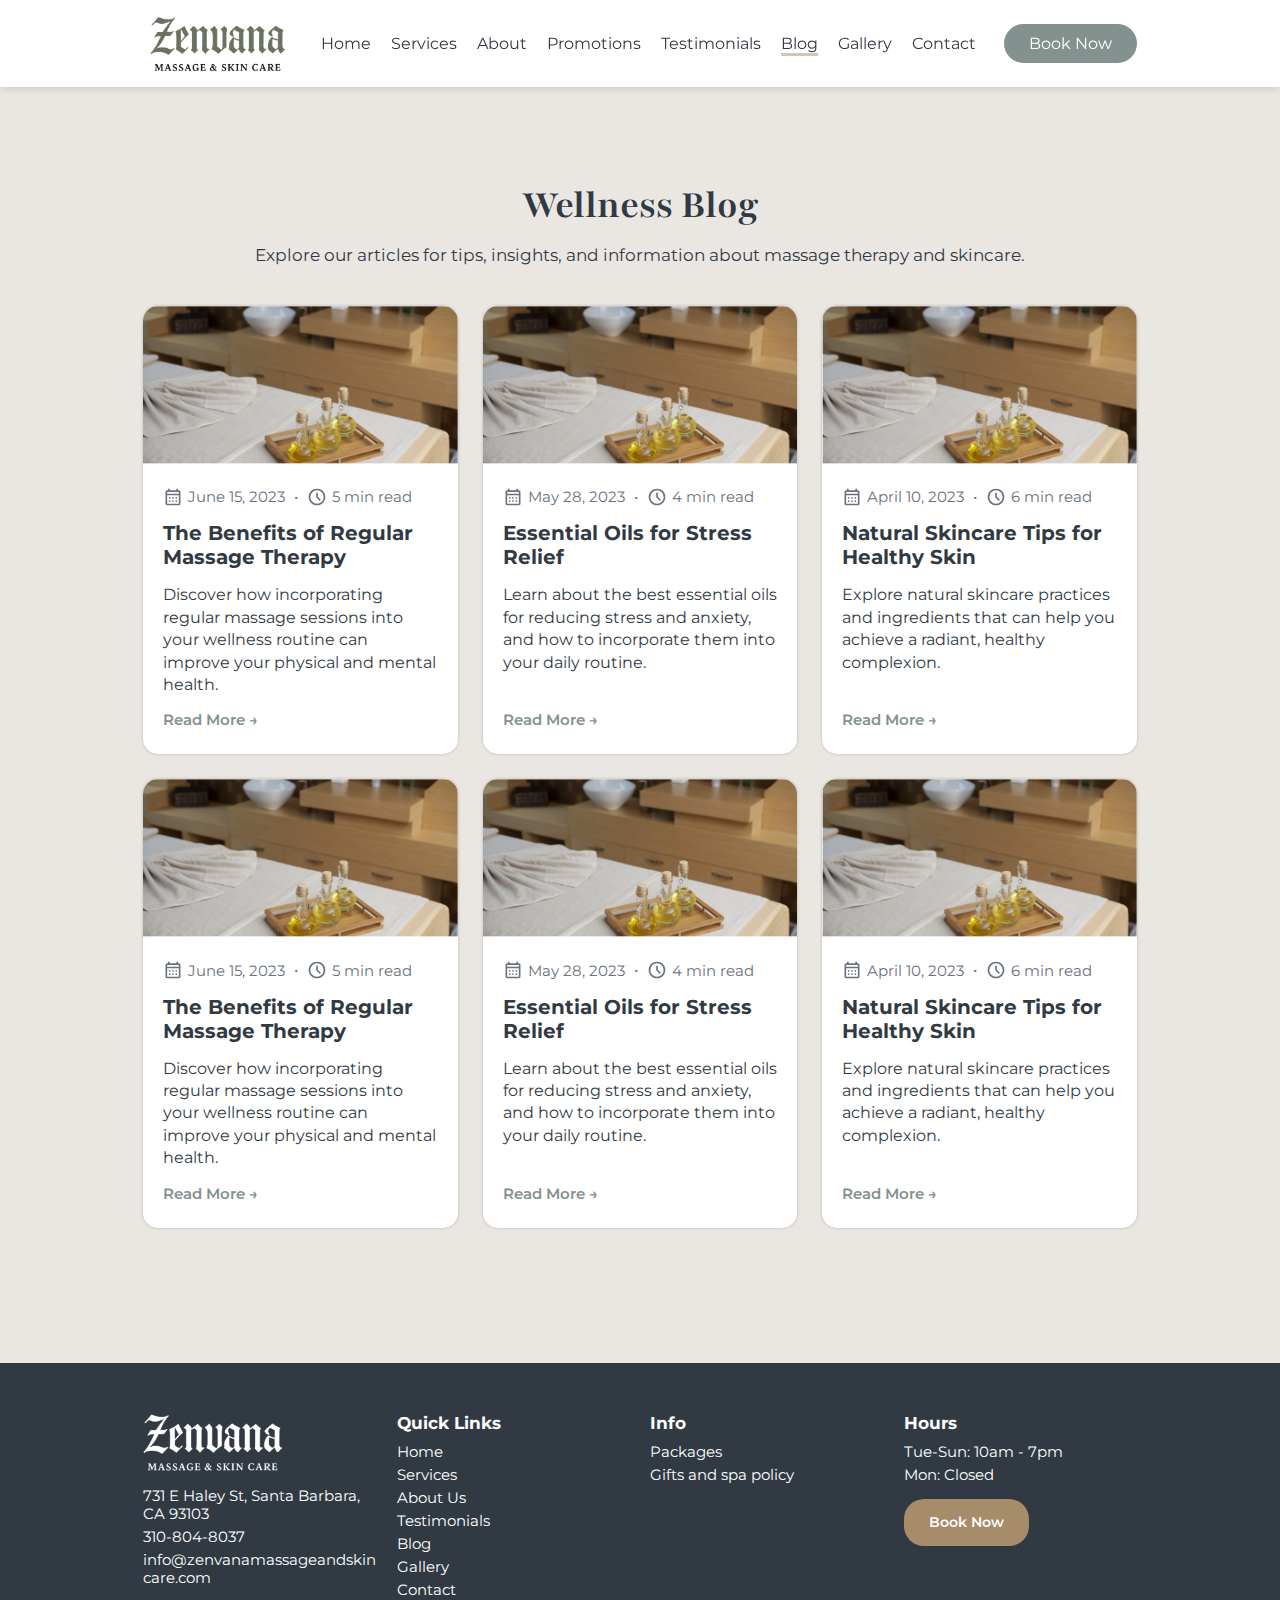
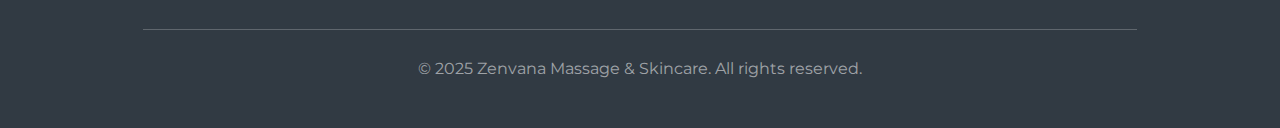
<file: blog.html>
<!DOCTYPE html>
<html lang="en">
<head>
    <meta charset="UTF-8">
    <meta name="viewport" content="width=device-width, initial-scale=1.0">
    <title>ZenVana Massage &amp; Skin Care | Blog</title>
    <link rel="stylesheet" href="css/style.min.css">
    <link rel="preconnect" href="https://fonts.googleapis.com">
    <link rel="preconnect" href="https://fonts.gstatic.com" crossorigin>
    <link href="https://fonts.googleapis.com/css2?family=Montserrat:ital,wght@0,100..900;1,100..900&amp;family=Playfair:ital,opsz,wght@0,5..1200,300..900;1,5..1200,300..900&amp;display=swap" rel="stylesheet">
</head>
<body>
    <div class="wrapper">
        <header class="header">
    <div class="container">
        <div class="header__body">
            <div class="header__logo">
                <a href="index.html">
                    <picture><source srcset="img/logo/01.webp" type="image/webp"><img src="img/logo/01.png" alt="logo"></picture>
                </a>
            </div>
            <div class="header__list">
                <ul class="header__items">
                    <li class="header__item">
                        <a href="index.html#hero" data-link="hero">Home</a>
                    </li>
                    <li class="header__item">
                        <a href="index.html#services" data-link="services">Services</a>
                    </li>
                    <li class="header__item">
                        <a href="index.html#about" data-link="about">About</a>
                    </li>
                    <li class="header__item">
                        <a href="index.html#promotions" data-link="promotions">Promotions</a>
                    </li>
                    <li class="header__item">
                        <a href="index.html#testimonials" data-link="testimonials">Testimonials</a>
                    </li>
                    <li class="header__item">
                        <a href="index.html#blog" data-link="blog">Blog</a>
                    </li>
                     <li class="header__item">
                        <a href="index.html#gallery" data-link="gallery">Gallery</a>
                    </li>
                    <li class="header__item">
                        <a href="index.html#contact" data-link="contact">Contact</a>
                    </li>
                </ul>
            </div>
            <div class="header__button">
                <a href="https://app.squareup.com/appointments/book/3v2rzdquf3lo96/LE1AN8EV26K35/start">Book Now</a>
            </div>
            <div class="header__menu">
                <span></span>
                <span></span>
                <span></span>
            </div>
        </div>
    </div>
</header>
        <main class="blog-page">
            <div class="blog" id="blog">
                <div class="container">
                    <div class="blog__title title">
                        <h1>Wellness Blog</h1>
                    </div>
                    <div class="blog__text text">
                        <p>Explore our articles for tips, insights, and information about massage therapy and skincare.</p>
                    </div>
                    <div class="blog__body">
                        <div class="blog__item">
                            <div class="blog-item__img">
                                <picture><source srcset="img/blog/01.webp" type="image/webp"><img src="img/blog/01.jpg" alt="blog"></picture>
                            </div>
                            <div class="blog-item__body">
                                <div class="blog-item__info">
                                    <span>June 15, 2023</span>
                                    <span>5 min read</span>
                                </div>
                                <div class="blog-item__title">
                                    <h2>The Benefits of Regular Massage Therapy</h2>
                                </div>
                                <div class="blog-item__text">
                                    <p>Discover how incorporating regular massage sessions into your wellness routine can improve your physical and mental health.</p>
                                </div>
                                <div class="blog-item__button">
                                    <a href="post.html">Read More &#x2192;</a>
                                </div>
                            </div>
                        </div>
                        <div class="blog__item">
                            <div class="blog-item__img">
                                <picture><source srcset="img/blog/01.webp" type="image/webp"><img src="img/blog/01.jpg" alt="blog"></picture>
                            </div>
                            <div class="blog-item__body">
                                <div class="blog-item__info">
                                    <span>May 28, 2023</span>
                                    <span>4 min read</span>
                                </div>
                                <div class="blog-item__title">
                                    <h2>Essential Oils for Stress Relief</h2>
                                </div>
                                <div class="blog-item__text">
                                    <p>Learn about the best essential oils for reducing stress and anxiety, and how to incorporate them into your daily routine.</p>
                                </div>
                                <div class="blog-item__button">
                                    <a href="post.html">Read More &#x2192;</a>
                                </div>
                            </div>
                        </div>
                        <div class="blog__item">
                            <div class="blog-item__img">
                                <picture><source srcset="img/blog/01.webp" type="image/webp"><img src="img/blog/01.jpg" alt="blog"></picture>
                            </div>
                            <div class="blog-item__body">
                                <div class="blog-item__info">
                                    <span>April 10, 2023</span>
                                    <span>6 min read</span>
                                </div>
                                <div class="blog-item__title">
                                    <h2>Natural Skincare Tips for Healthy Skin</h2>
                                </div>
                                <div class="blog-item__text">
                                    <p>Explore natural skincare practices and ingredients that can help you achieve a radiant, healthy complexion.</p>
                                </div>
                                <div class="blog-item__button">
                                    <a href="post.html">Read More &#x2192;</a>
                                </div>
                            </div>
                        </div>
                        <div class="blog__item">
                            <div class="blog-item__img">
                                <picture><source srcset="img/blog/01.webp" type="image/webp"><img src="img/blog/01.jpg" alt="blog"></picture>
                            </div>
                            <div class="blog-item__body">
                                <div class="blog-item__info">
                                    <span>June 15, 2023</span>
                                    <span>5 min read</span>
                                </div>
                                <div class="blog-item__title">
                                    <h2>The Benefits of Regular Massage Therapy</h2>
                                </div>
                                <div class="blog-item__text">
                                    <p>Discover how incorporating regular massage sessions into your wellness routine can improve your physical and mental health.</p>
                                </div>
                                <div class="blog-item__button">
                                    <a href="post.html">Read More &#x2192;</a>
                                </div>
                            </div>
                        </div>
                        <div class="blog__item">
                            <div class="blog-item__img">
                                <picture><source srcset="img/blog/01.webp" type="image/webp"><img src="img/blog/01.jpg" alt="blog"></picture>
                            </div>
                            <div class="blog-item__body">
                                <div class="blog-item__info">
                                    <span>May 28, 2023</span>
                                    <span>4 min read</span>
                                </div>
                                <div class="blog-item__title">
                                    <h2>Essential Oils for Stress Relief</h2>
                                </div>
                                <div class="blog-item__text">
                                    <p>Learn about the best essential oils for reducing stress and anxiety, and how to incorporate them into your daily routine.</p>
                                </div>
                                <div class="blog-item__button">
                                    <a href="post.html">Read More &#x2192;</a>
                                </div>
                            </div>
                        </div>
                        <div class="blog__item">
                            <div class="blog-item__img">
                                <picture><source srcset="img/blog/01.webp" type="image/webp"><img src="img/blog/01.jpg" alt="blog"></picture>
                            </div>
                            <div class="blog-item__body">
                                <div class="blog-item__info">
                                    <span>April 10, 2023</span>
                                    <span>6 min read</span>
                                </div>
                                <div class="blog-item__title">
                                    <h2>Natural Skincare Tips for Healthy Skin</h2>
                                </div>
                                <div class="blog-item__text">
                                    <p>Explore natural skincare practices and ingredients that can help you achieve a radiant, healthy complexion.</p>
                                </div>
                                <div class="blog-item__button">
                                    <a href="post.html">Read More &#x2192;</a>
                                </div>
                            </div>
                        </div>
                    </div>
                </div>
            </div>
        </main>
        <footer class="footer">
    <div class="container">
        <div class="footer__body">
            <div class="footer__item">
                <div class="footer-item__logo">
                    <a href="index.html">
                        <picture><source srcset="img/logo/01.webp" type="image/webp"><img src="img/logo/01.png" alt="logo"></picture>
                    </a>
                </div>
                <ul class="footer-item__list">
                    <li class="footer-item__item">
                        <a href="https://maps.app.goo.gl/QMD4d8d4GwpXHgMH9">731 E Haley St, Santa Barbara, CA 93103</a>
                    </li>
                    <li class="footer-item__item">
                        <a href="tel:3108048037">310-804-8037</a>
                    </li>
                    <li class="footer-item__item">
                        <a href="mailto:info@zenvanamassageandskincare.com">info@zenvanamassageandskincare.com</a>
                    </li>
                </ul>
            </div>
            <div class="footer__item">
                <div class="footer-item__title">
                    <h3>Quick Links</h3>
                </div>
                <ul class="footer-item__list">
                    <li class="footer-item__item">
                        <a href="index.html#hero">Home</a>
                    </li>
                    <li class="footer-item__item">
                        <a href="index.html#services">Services</a>
                    </li>
                    <li class="footer-item__item">
                        <a href="index.html#about">About Us</a>
                    </li>
                    <li class="footer-item__item">
                        <a href="index.html#testimonials">Testimonials</a>
                    </li>
                    <li class="footer-item__item">
                        <a href="index.html#blog">Blog</a>
                    </li>
                    <li class="footer-item__item">
                        <a href="index.html#gallery">Gallery</a>
                    </li>
                    <li class="footer-item__item">
                        <a href="index.html#contact">Contact</a>
                    </li>
                </ul>
            </div>
            <div class="footer__item">
                <div class="footer-item__title">
                    <h3>Info</h3>
                </div>
                <ul class="footer-item__list">
                    <li class="footer-item__item">
                        <a href="packages.html">Packages</a>
                    </li>
                    <li class="footer-item__item">
                        <a href="gifts-and-spa-policy.html">Gifts and spa policy</a>
                    </li>
                </ul>
            </div>
            <div class="footer__item">
                <div class="footer-item__title">
                    <h3>Hours</h3>
                </div>
                <ul class="footer-item__list">
                    <li class="footer-item__item">
                        <p>Tue-Sun: <span>10am - 7pm</span></p>
                    </li>
                    <li class="footer-item__item">
                        <p>Mon: <span>Closed</span></p>
                    </li>
                </ul>
                <div class="footer-item__button button accent">
                    <a href="https://app.squareup.com/appointments/book/3v2rzdquf3lo96/LE1AN8EV26K35/start" target="_blank">Book Now</a>
                </div>
            </div>
        </div>
        <div class="footer__copy">
            <p>&#xA9; 2025 Zenvana Massage &amp; Skincare. All rights reserved.</p>
        </div>
    </div>
</footer>
    </div>

    <script src="js/script.min.js"></script>
</body>
</html>
</file>
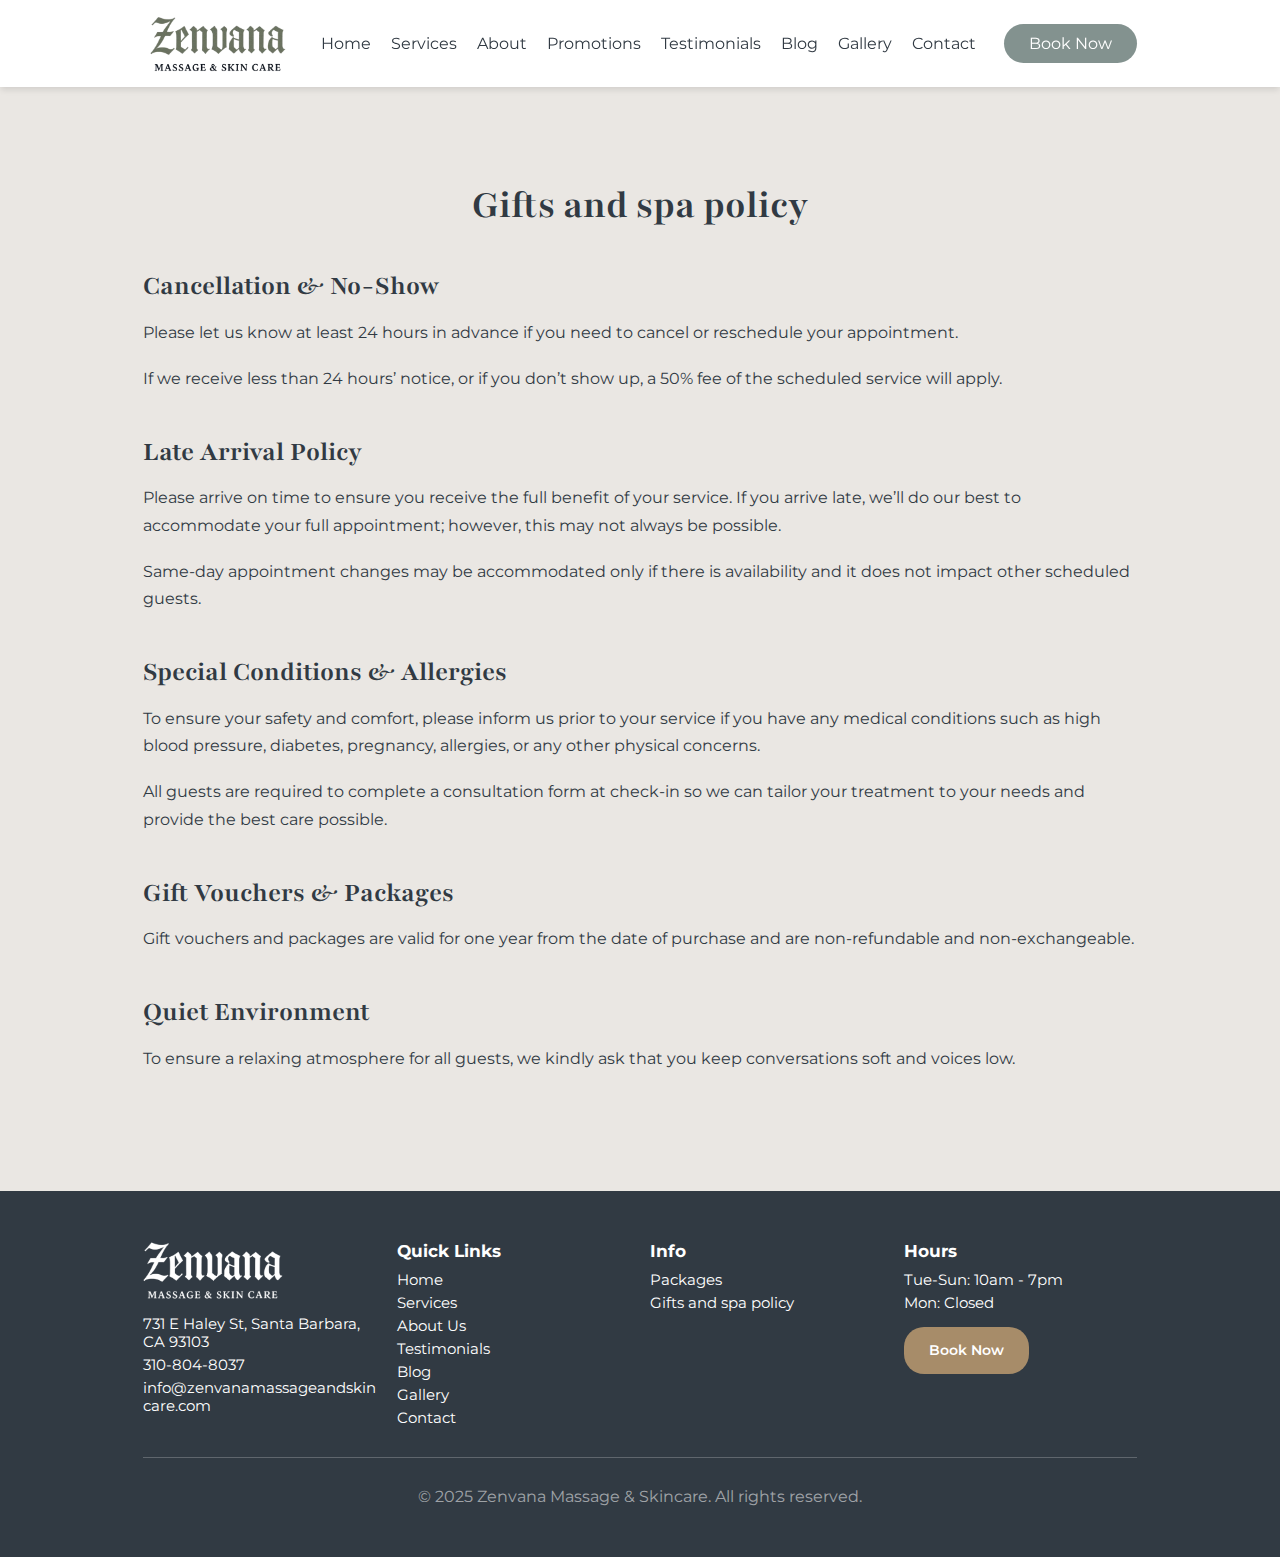
<file: gifts-and-spa-policy.html>
<!DOCTYPE html>
<html lang="en">
<head>
    <meta charset="UTF-8">
    <meta name="viewport" content="width=device-width, initial-scale=1.0">
    <title>ZenVana Massage &amp; Skin Care | Gifts and spa policy</title>
    <link rel="stylesheet" href="css/style.min.css">
    <link rel="preconnect" href="https://fonts.googleapis.com">
    <link rel="preconnect" href="https://fonts.gstatic.com" crossorigin>
    <link href="https://fonts.googleapis.com/css2?family=Montserrat:ital,wght@0,100..900;1,100..900&amp;family=Playfair:ital,opsz,wght@0,5..1200,300..900;1,5..1200,300..900&amp;display=swap" rel="stylesheet">
</head>
<body>
    <div class="wrapper">
        <header class="header">
    <div class="container">
        <div class="header__body">
            <div class="header__logo">
                <a href="index.html">
                    <picture><source srcset="img/logo/01.webp" type="image/webp"><img src="img/logo/01.png" alt="logo"></picture>
                </a>
            </div>
            <div class="header__list">
                <ul class="header__items">
                    <li class="header__item">
                        <a href="index.html#hero" data-link="hero">Home</a>
                    </li>
                    <li class="header__item">
                        <a href="index.html#services" data-link="services">Services</a>
                    </li>
                    <li class="header__item">
                        <a href="index.html#about" data-link="about">About</a>
                    </li>
                    <li class="header__item">
                        <a href="index.html#promotions" data-link="promotions">Promotions</a>
                    </li>
                    <li class="header__item">
                        <a href="index.html#testimonials" data-link="testimonials">Testimonials</a>
                    </li>
                    <li class="header__item">
                        <a href="index.html#blog" data-link="blog">Blog</a>
                    </li>
                     <li class="header__item">
                        <a href="index.html#gallery" data-link="gallery">Gallery</a>
                    </li>
                    <li class="header__item">
                        <a href="index.html#contact" data-link="contact">Contact</a>
                    </li>
                </ul>
            </div>
            <div class="header__button">
                <a href="https://app.squareup.com/appointments/book/3v2rzdquf3lo96/LE1AN8EV26K35/start">Book Now</a>
            </div>
            <div class="header__menu">
                <span></span>
                <span></span>
                <span></span>
            </div>
        </div>
    </div>
</header>
        <main class="single-page">
            <div class="page">
                <div class="container">
                    <div class="page__body">
                        <div class="page__title title">
                            <h1>Gifts and spa policy</h1>
                        </div>
                        <div class="page__content">
                            <h2>Cancellation &amp; No-Show</h2>
                            <p>Please let us know at least 24 hours in advance if you need to cancel or reschedule your appointment.</p>
                            <p>If we receive less than 24 hours&#x2019; notice, or if you don&#x2019;t show up, a 50% fee of the scheduled service will apply.</p>

                            <h2>Late Arrival Policy</h2>
                            <p>Please arrive on time to ensure you receive the full benefit of your service. If you arrive late, we&#x2019;ll do our best to accommodate your full appointment; however, this may not always be possible.</p>
                            <p>Same-day appointment changes may be accommodated only if there is availability and it does not impact other scheduled guests.</p>

                            <h2>Special Conditions &amp; Allergies</h2>
                            <p>To ensure your safety and comfort, please inform us prior to your service if you have any medical conditions such as high blood pressure, diabetes, pregnancy, allergies, or any other physical concerns.</p>
                            <p>All guests are required to complete a consultation form at check-in so we can tailor your treatment to your needs and provide the best care possible.</p>

                            <h2>Gift Vouchers &amp; Packages</h2>
                            <p>Gift vouchers and packages are valid for one year from the date of purchase and are non-refundable and non-exchangeable.</p>

                            <h2>Quiet Environment</h2>
                            <p>To ensure a relaxing atmosphere for all guests, we kindly ask that you keep conversations soft and voices low.</p>
                        </div>
                    </div>
                </div>
            </div>
        </main>
        <footer class="footer">
    <div class="container">
        <div class="footer__body">
            <div class="footer__item">
                <div class="footer-item__logo">
                    <a href="index.html">
                        <picture><source srcset="img/logo/01.webp" type="image/webp"><img src="img/logo/01.png" alt="logo"></picture>
                    </a>
                </div>
                <ul class="footer-item__list">
                    <li class="footer-item__item">
                        <a href="https://maps.app.goo.gl/QMD4d8d4GwpXHgMH9">731 E Haley St, Santa Barbara, CA 93103</a>
                    </li>
                    <li class="footer-item__item">
                        <a href="tel:3108048037">310-804-8037</a>
                    </li>
                    <li class="footer-item__item">
                        <a href="mailto:info@zenvanamassageandskincare.com">info@zenvanamassageandskincare.com</a>
                    </li>
                </ul>
            </div>
            <div class="footer__item">
                <div class="footer-item__title">
                    <h3>Quick Links</h3>
                </div>
                <ul class="footer-item__list">
                    <li class="footer-item__item">
                        <a href="index.html#hero">Home</a>
                    </li>
                    <li class="footer-item__item">
                        <a href="index.html#services">Services</a>
                    </li>
                    <li class="footer-item__item">
                        <a href="index.html#about">About Us</a>
                    </li>
                    <li class="footer-item__item">
                        <a href="index.html#testimonials">Testimonials</a>
                    </li>
                    <li class="footer-item__item">
                        <a href="index.html#blog">Blog</a>
                    </li>
                    <li class="footer-item__item">
                        <a href="index.html#gallery">Gallery</a>
                    </li>
                    <li class="footer-item__item">
                        <a href="index.html#contact">Contact</a>
                    </li>
                </ul>
            </div>
            <div class="footer__item">
                <div class="footer-item__title">
                    <h3>Info</h3>
                </div>
                <ul class="footer-item__list">
                    <li class="footer-item__item">
                        <a href="packages.html">Packages</a>
                    </li>
                    <li class="footer-item__item">
                        <a href="gifts-and-spa-policy.html">Gifts and spa policy</a>
                    </li>
                </ul>
            </div>
            <div class="footer__item">
                <div class="footer-item__title">
                    <h3>Hours</h3>
                </div>
                <ul class="footer-item__list">
                    <li class="footer-item__item">
                        <p>Tue-Sun: <span>10am - 7pm</span></p>
                    </li>
                    <li class="footer-item__item">
                        <p>Mon: <span>Closed</span></p>
                    </li>
                </ul>
                <div class="footer-item__button button accent">
                    <a href="https://app.squareup.com/appointments/book/3v2rzdquf3lo96/LE1AN8EV26K35/start" target="_blank">Book Now</a>
                </div>
            </div>
        </div>
        <div class="footer__copy">
            <p>&#xA9; 2025 Zenvana Massage &amp; Skincare. All rights reserved.</p>
        </div>
    </div>
</footer>
    </div>

    <script src="js/script.min.js"></script>
</body>
</html>
</file>
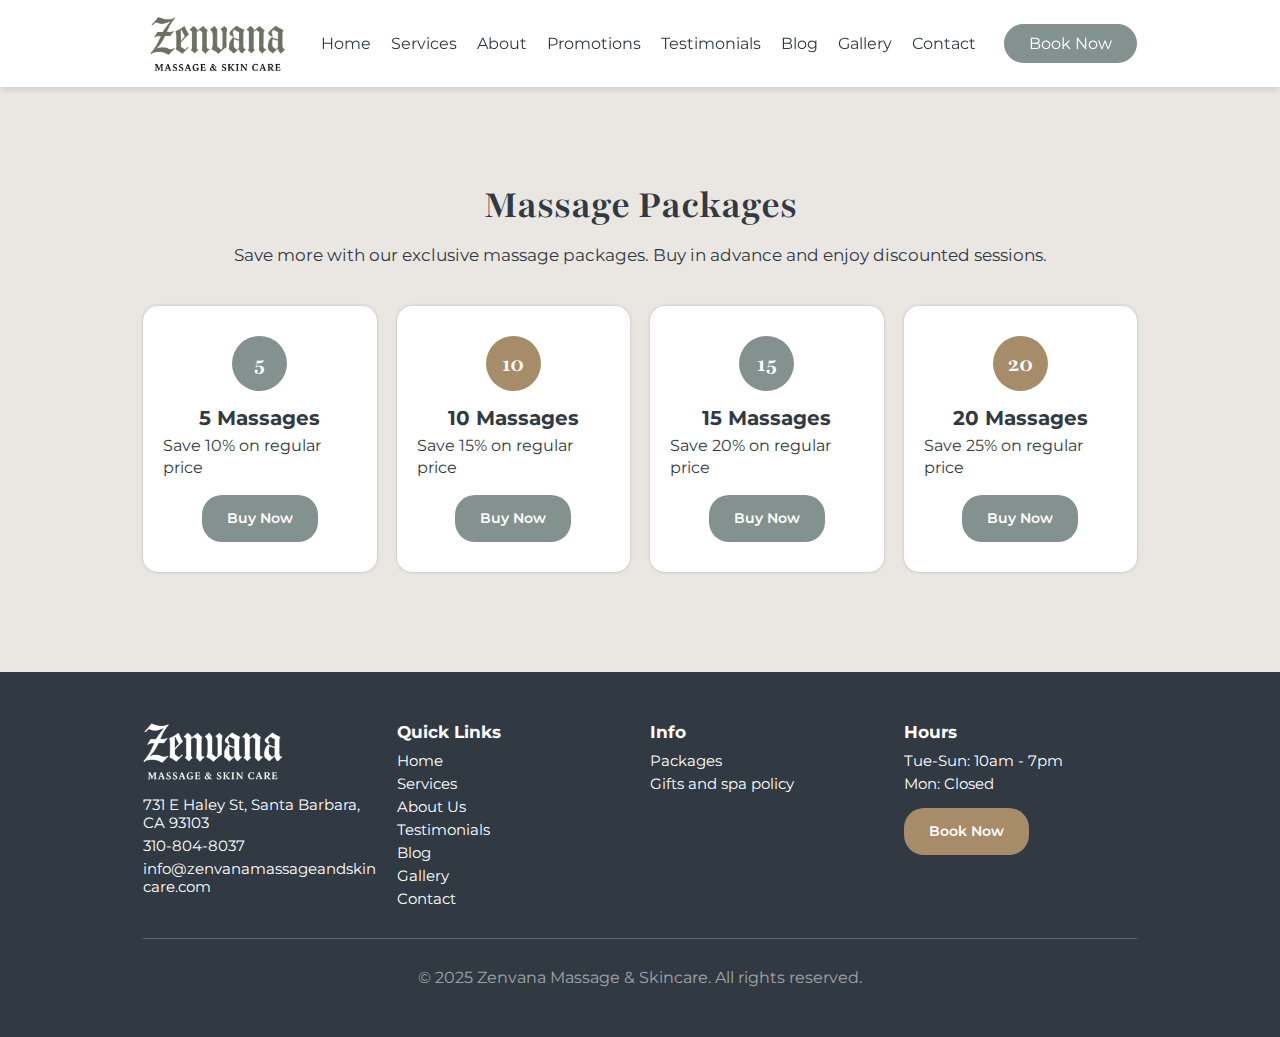
<file: packages.html>
<!DOCTYPE html>
<html lang="en">
<head>
    <meta charset="UTF-8">
    <meta name="viewport" content="width=device-width, initial-scale=1.0">
    <title>ZenVana Massage &amp; Skin Care | Packages</title>
    <link rel="stylesheet" href="css/style.min.css">
    <link rel="preconnect" href="https://fonts.googleapis.com">
    <link rel="preconnect" href="https://fonts.gstatic.com" crossorigin>
    <link href="https://fonts.googleapis.com/css2?family=Montserrat:ital,wght@0,100..900;1,100..900&amp;family=Playfair:ital,opsz,wght@0,5..1200,300..900;1,5..1200,300..900&amp;display=swap" rel="stylesheet">
</head>
<body>
    <div class="wrapper">
        <header class="header">
    <div class="container">
        <div class="header__body">
            <div class="header__logo">
                <a href="index.html">
                    <picture><source srcset="img/logo/01.webp" type="image/webp"><img src="img/logo/01.png" alt="logo"></picture>
                </a>
            </div>
            <div class="header__list">
                <ul class="header__items">
                    <li class="header__item">
                        <a href="index.html#hero" data-link="hero">Home</a>
                    </li>
                    <li class="header__item">
                        <a href="index.html#services" data-link="services">Services</a>
                    </li>
                    <li class="header__item">
                        <a href="index.html#about" data-link="about">About</a>
                    </li>
                    <li class="header__item">
                        <a href="index.html#promotions" data-link="promotions">Promotions</a>
                    </li>
                    <li class="header__item">
                        <a href="index.html#testimonials" data-link="testimonials">Testimonials</a>
                    </li>
                    <li class="header__item">
                        <a href="index.html#blog" data-link="blog">Blog</a>
                    </li>
                     <li class="header__item">
                        <a href="index.html#gallery" data-link="gallery">Gallery</a>
                    </li>
                    <li class="header__item">
                        <a href="index.html#contact" data-link="contact">Contact</a>
                    </li>
                </ul>
            </div>
            <div class="header__button">
                <a href="https://app.squareup.com/appointments/book/3v2rzdquf3lo96/LE1AN8EV26K35/start">Book Now</a>
            </div>
            <div class="header__menu">
                <span></span>
                <span></span>
                <span></span>
            </div>
        </div>
    </div>
</header>
        <main class="packages-page">
            <div class="packages">
                <div class="container">
                    <div class="packages__title title">
                        <h1>Massage Packages</h1>
                    </div>
                    <div class="packages__text text">
                        <p>Save more with our exclusive massage packages. Buy in advance and enjoy discounted sessions.</p>
                    </div>
                    <div class="packages__body">
                        <div class="packages__item">
                            <div class="packages-item__img">
                                <span>5</span>
                            </div>
                            <div class="packages-item__title">
                                <h2>5 Massages</h2>
                            </div>
                            <div class="packages-item__text">
                                <p>Save 10% on regular price</p>
                            </div>
                            <div class="packages-item__button button">
                                <a href>Buy Now</a>
                            </div>
                        </div>
                        <div class="packages__item">
                            <div class="packages-item__img">
                                <span>10</span>
                            </div>
                            <div class="packages-item__title">
                                <h2>10 Massages</h2>
                            </div>
                            <div class="packages-item__text">
                                <p>Save 15% on regular price</p>
                            </div>
                            <div class="packages-item__button button">
                                <a href>Buy Now</a>
                            </div>
                        </div>
                        <div class="packages__item">
                            <div class="packages-item__img">
                                <span>15</span>
                            </div>
                            <div class="packages-item__title">
                                <h2>15 Massages</h2>
                            </div>
                            <div class="packages-item__text">
                                <p>Save 20% on regular price</p>
                            </div>
                            <div class="packages-item__button button">
                                <a href>Buy Now</a>
                            </div>
                        </div>
                        <div class="packages__item">
                            <div class="packages-item__img">
                                <span>20</span>
                            </div>
                            <div class="packages-item__title">
                                <h2>20 Massages</h2>
                            </div>
                            <div class="packages-item__text">
                                <p>Save 25% on regular price</p>
                            </div>
                            <div class="packages-item__button button">
                                <a href>Buy Now</a>
                            </div>
                        </div>
                    </div>
                </div>
            </div>
        </main>
        <footer class="footer">
    <div class="container">
        <div class="footer__body">
            <div class="footer__item">
                <div class="footer-item__logo">
                    <a href="index.html">
                        <picture><source srcset="img/logo/01.webp" type="image/webp"><img src="img/logo/01.png" alt="logo"></picture>
                    </a>
                </div>
                <ul class="footer-item__list">
                    <li class="footer-item__item">
                        <a href="https://maps.app.goo.gl/QMD4d8d4GwpXHgMH9">731 E Haley St, Santa Barbara, CA 93103</a>
                    </li>
                    <li class="footer-item__item">
                        <a href="tel:3108048037">310-804-8037</a>
                    </li>
                    <li class="footer-item__item">
                        <a href="mailto:info@zenvanamassageandskincare.com">info@zenvanamassageandskincare.com</a>
                    </li>
                </ul>
            </div>
            <div class="footer__item">
                <div class="footer-item__title">
                    <h3>Quick Links</h3>
                </div>
                <ul class="footer-item__list">
                    <li class="footer-item__item">
                        <a href="index.html#hero">Home</a>
                    </li>
                    <li class="footer-item__item">
                        <a href="index.html#services">Services</a>
                    </li>
                    <li class="footer-item__item">
                        <a href="index.html#about">About Us</a>
                    </li>
                    <li class="footer-item__item">
                        <a href="index.html#testimonials">Testimonials</a>
                    </li>
                    <li class="footer-item__item">
                        <a href="index.html#blog">Blog</a>
                    </li>
                    <li class="footer-item__item">
                        <a href="index.html#gallery">Gallery</a>
                    </li>
                    <li class="footer-item__item">
                        <a href="index.html#contact">Contact</a>
                    </li>
                </ul>
            </div>
            <div class="footer__item">
                <div class="footer-item__title">
                    <h3>Info</h3>
                </div>
                <ul class="footer-item__list">
                    <li class="footer-item__item">
                        <a href="packages.html">Packages</a>
                    </li>
                    <li class="footer-item__item">
                        <a href="gifts-and-spa-policy.html">Gifts and spa policy</a>
                    </li>
                </ul>
            </div>
            <div class="footer__item">
                <div class="footer-item__title">
                    <h3>Hours</h3>
                </div>
                <ul class="footer-item__list">
                    <li class="footer-item__item">
                        <p>Tue-Sun: <span>10am - 7pm</span></p>
                    </li>
                    <li class="footer-item__item">
                        <p>Mon: <span>Closed</span></p>
                    </li>
                </ul>
                <div class="footer-item__button button accent">
                    <a href="https://app.squareup.com/appointments/book/3v2rzdquf3lo96/LE1AN8EV26K35/start" target="_blank">Book Now</a>
                </div>
            </div>
        </div>
        <div class="footer__copy">
            <p>&#xA9; 2025 Zenvana Massage &amp; Skincare. All rights reserved.</p>
        </div>
    </div>
</footer>
    </div>

    <script src="js/script.min.js"></script>
</body>
</html>
</file>
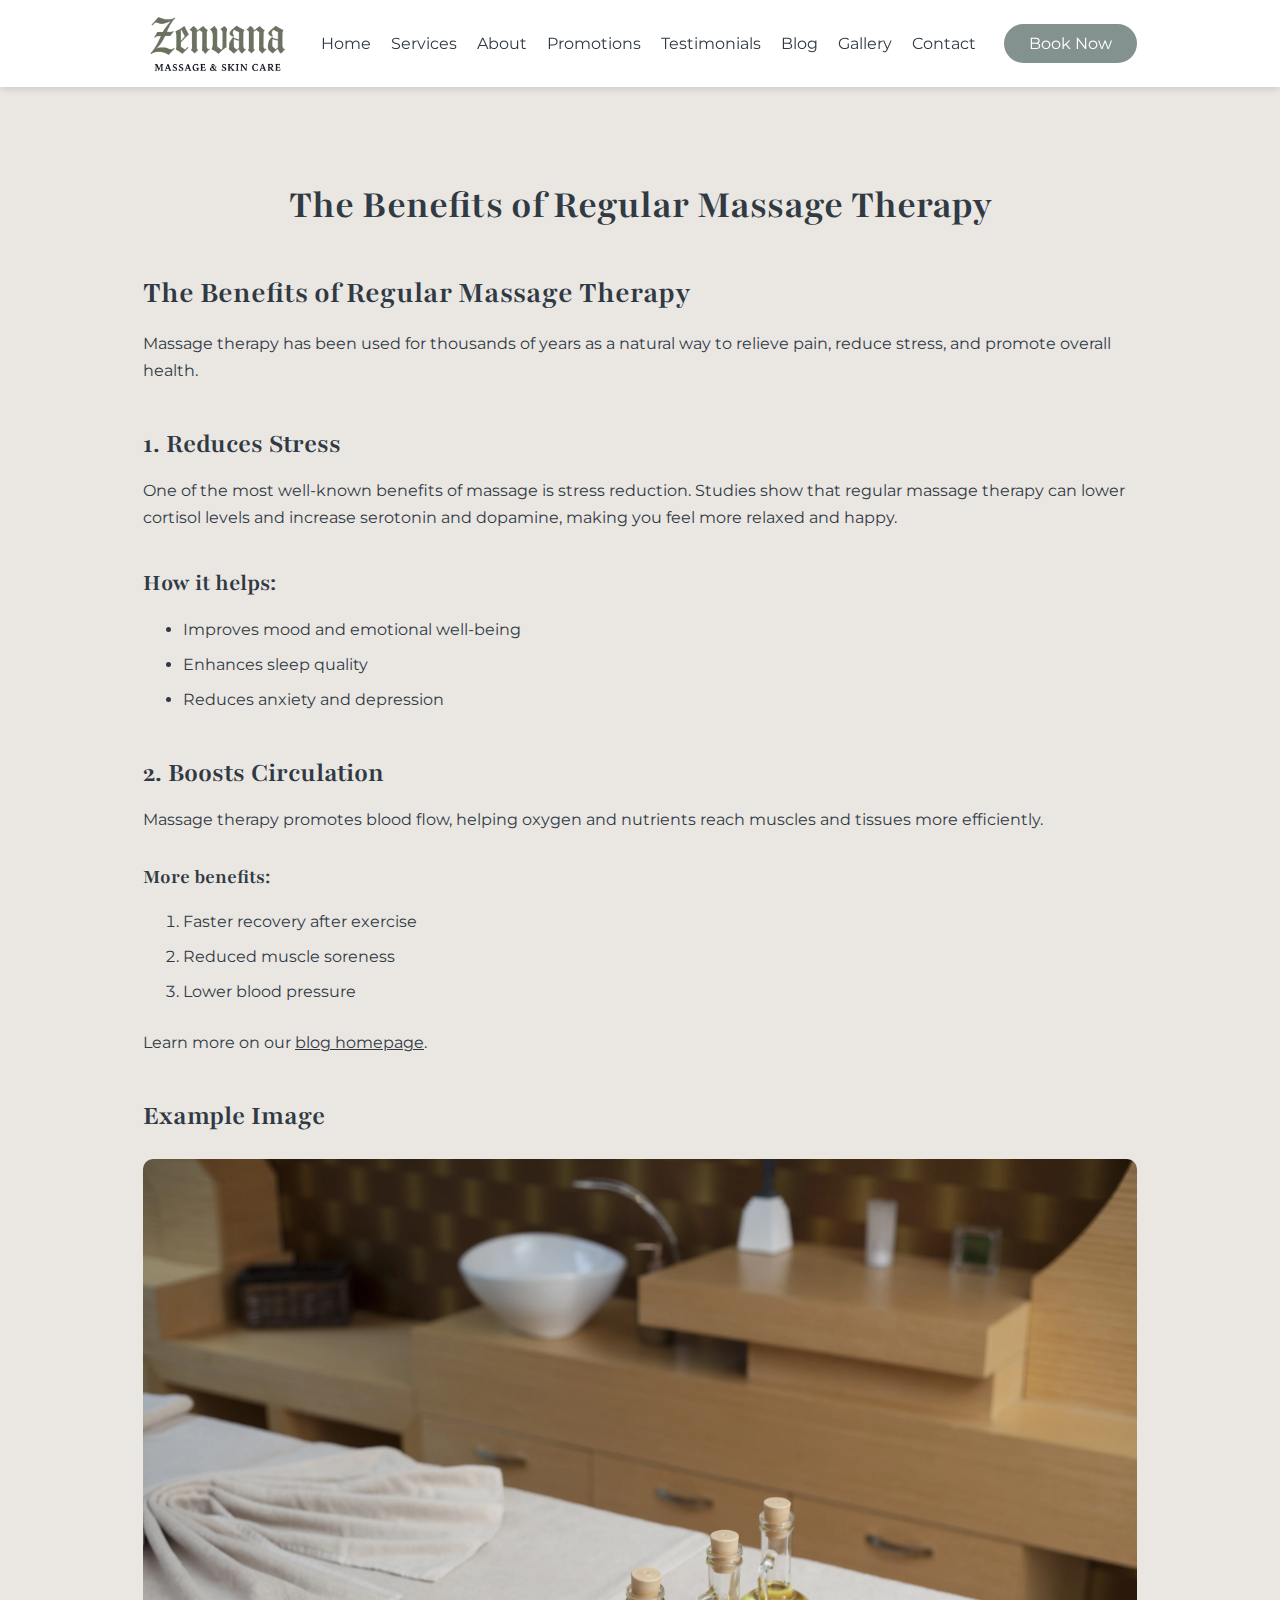
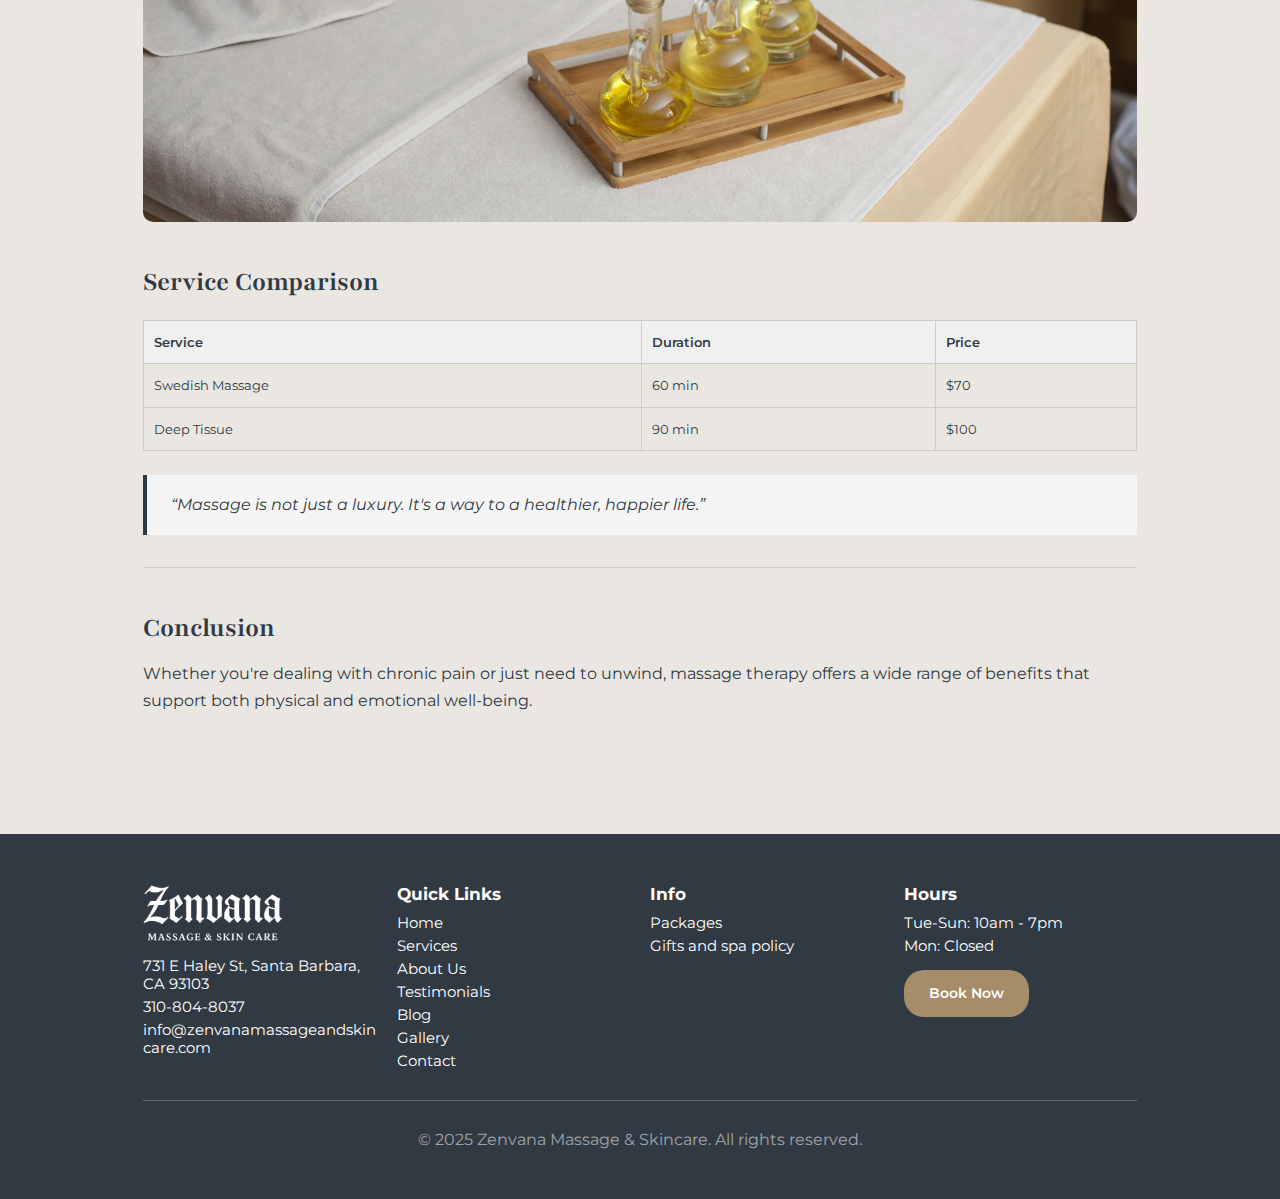
<file: post.html>
<!DOCTYPE html><html lang="en"><head>    <meta charset="UTF-8">    <meta name="viewport" content="width=device-width, initial-scale=1.0">    <title>ZenVana Massage &amp; Skin Care | Blog page</title>    <link rel="stylesheet" href="css/style.min.css">    <link rel="preconnect" href="https://fonts.googleapis.com">    <link rel="preconnect" href="https://fonts.gstatic.com" crossorigin>    <link href="https://fonts.googleapis.com/css2?family=Montserrat:ital,wght@0,100..900;1,100..900&amp;family=Playfair:ital,opsz,wght@0,5..1200,300..900;1,5..1200,300..900&amp;display=swap" rel="stylesheet"></head><body>    <div class="wrapper">        <header class="header">    <div class="container">        <div class="header__body">            <div class="header__logo">                <a href="index.html">                    <picture><source srcset="img/logo/01.webp" type="image/webp"><img src="img/logo/01.png" alt="logo"></picture>                </a>            </div>            <div class="header__list">                <ul class="header__items">                    <li class="header__item">                        <a href="index.html#hero" data-link="hero">Home</a>                    </li>                    <li class="header__item">                        <a href="index.html#services" data-link="services">Services</a>                    </li>                    <li class="header__item">                        <a href="index.html#about" data-link="about">About</a>                    </li>                    <li class="header__item">                        <a href="index.html#promotions" data-link="promotions">Promotions</a>                    </li>                    <li class="header__item">                        <a href="index.html#testimonials" data-link="testimonials">Testimonials</a>                    </li>                    <li class="header__item">                        <a href="index.html#blog" data-link="blog">Blog</a>                    </li>                     <li class="header__item">                        <a href="index.html#gallery" data-link="gallery">Gallery</a>                    </li>                    <li class="header__item">                        <a href="index.html#contact" data-link="contact">Contact</a>                    </li>                </ul>            </div>            <div class="header__button">                <a href="https://app.squareup.com/appointments/book/3v2rzdquf3lo96/LE1AN8EV26K35/start" target="_blank">Book Now</a>            </div>            <div class="header__menu">                <span></span>                <span></span>                <span></span>            </div>        </div>    </div></header>        <main class="single-page">            <div class="page">                <div class="container">                    <div class="page__body">                        <div class="page__title title">                            <h1>The Benefits of Regular Massage Therapy</h1>                        </div>                        <div class="page__content">                            <h1>The Benefits of Regular Massage Therapy</h1>                            <p>Massage therapy has been used for thousands of years as a natural way to relieve pain, reduce stress, and promote overall health.</p>                            <h2>1. Reduces Stress</h2>                            <p>One of the most well-known benefits of massage is stress reduction. Studies show that regular massage therapy can lower cortisol levels and increase serotonin and dopamine, making you feel more relaxed and happy.</p>                            <h3>How it helps:</h3>                            <ul>                                <li>Improves mood and emotional well-being</li>                                <li>Enhances sleep quality</li>                                <li>Reduces anxiety and depression</li>                            </ul>                            <h2>2. Boosts Circulation</h2>                            <p>Massage therapy promotes blood flow, helping oxygen and nutrients reach muscles and tissues more efficiently.</p>                            <h4>More benefits:</h4>                            <ol>                                <li>Faster recovery after exercise</li>                                <li>Reduced muscle soreness</li>                                <li>Lower blood pressure</li>                            </ol>                            <p>Learn more on our <a href="#">blog homepage</a>.</p>                            <h2>Example Image</h2>                            <picture><source srcset="img/blog/01.webp" type="image/webp"><img src="img/blog/01.jpg" alt="Massage room with relaxing atmosphere"></picture>                            <h2>Service Comparison</h2>                            <table>                                <thead>                                    <tr>                                        <th>Service</th>                                        <th>Duration</th>                                        <th>Price</th>                                    </tr>                                </thead>                                <tbody>                                    <tr>                                        <td>Swedish Massage</td>                                        <td>60 min</td>                                        <td>$70</td>                                    </tr>                                    <tr>                                        <td>Deep Tissue</td>                                        <td>90 min</td>                                        <td>$100</td>                                    </tr>                                </tbody>                            </table>                            <blockquote>                                &#x201C;Massage is not just a luxury. It&apos;s a way to a healthier, happier life.&#x201D;                            </blockquote>                            <hr>                            <h2>Conclusion</h2>                            <p>Whether you&apos;re dealing with chronic pain or just need to unwind, massage therapy offers a wide range of benefits that support both physical and emotional well-being.</p>                        </div>                    </div>                </div>            </div>        </main>        <footer class="footer">    <div class="container">        <div class="footer__body">            <div class="footer__item">                <div class="footer-item__logo">                    <a href="index.html">                        <picture><source srcset="img/logo/01.webp" type="image/webp"><img src="img/logo/01.png" alt="logo"></picture>                    </a>                </div>                <ul class="footer-item__list">                    <li class="footer-item__item">                        <a href="https://maps.app.goo.gl/QMD4d8d4GwpXHgMH9">731 E Haley St, Santa Barbara, CA 93103</a>                    </li>                    <li class="footer-item__item">                        <a href="tel:3108048037">310-804-8037</a>                    </li>                    <li class="footer-item__item">                        <a href="mailto:info@zenvanamassageandskincare.com">info@zenvanamassageandskincare.com</a>                    </li>                </ul>            </div>            <div class="footer__item">                <div class="footer-item__title">                    <h3>Quick Links</h3>                </div>                <ul class="footer-item__list">                    <li class="footer-item__item">                        <a href="index.html#hero">Home</a>                    </li>                    <li class="footer-item__item">                        <a href="index.html#services">Services</a>                    </li>                    <li class="footer-item__item">                        <a href="index.html#about">About Us</a>                    </li>                    <li class="footer-item__item">                        <a href="index.html#testimonials">Testimonials</a>                    </li>                    <li class="footer-item__item">                        <a href="index.html#blog">Blog</a>                    </li>                    <li class="footer-item__item">                        <a href="index.html#gallery">Gallery</a>                    </li>                    <li class="footer-item__item">                        <a href="index.html#contact">Contact</a>                    </li>                </ul>            </div>            <div class="footer__item">                <div class="footer-item__title">                    <h3>Info</h3>                </div>                <ul class="footer-item__list">                    <li class="footer-item__item">                        <a href="packages.html">Packages</a>                    </li>                    <li class="footer-item__item">                        <a href="gifts-and-spa-policy.html">Gifts and spa policy</a>                    </li>                </ul>            </div>            <div class="footer__item">                <div class="footer-item__title">                    <h3>Hours</h3>                </div>                <ul class="footer-item__list">                    <li class="footer-item__item">                        <p>Tue-Sun: <span>10am - 7pm</span></p>                    </li>                    <li class="footer-item__item">                        <p>Mon: <span>Closed</span></p>                    </li>                </ul>                <div class="footer-item__button button accent">                    <a href="https://app.squareup.com/appointments/book/3v2rzdquf3lo96/LE1AN8EV26K35/start" target="_blank">Book Now</a>                </div>            </div>        </div>        <div class="footer__copy">            <p>&#xA9; 2025 Zenvana Massage &amp; Skincare. All rights reserved.</p>        </div>    </div></footer>    </div></body></html>
</file>
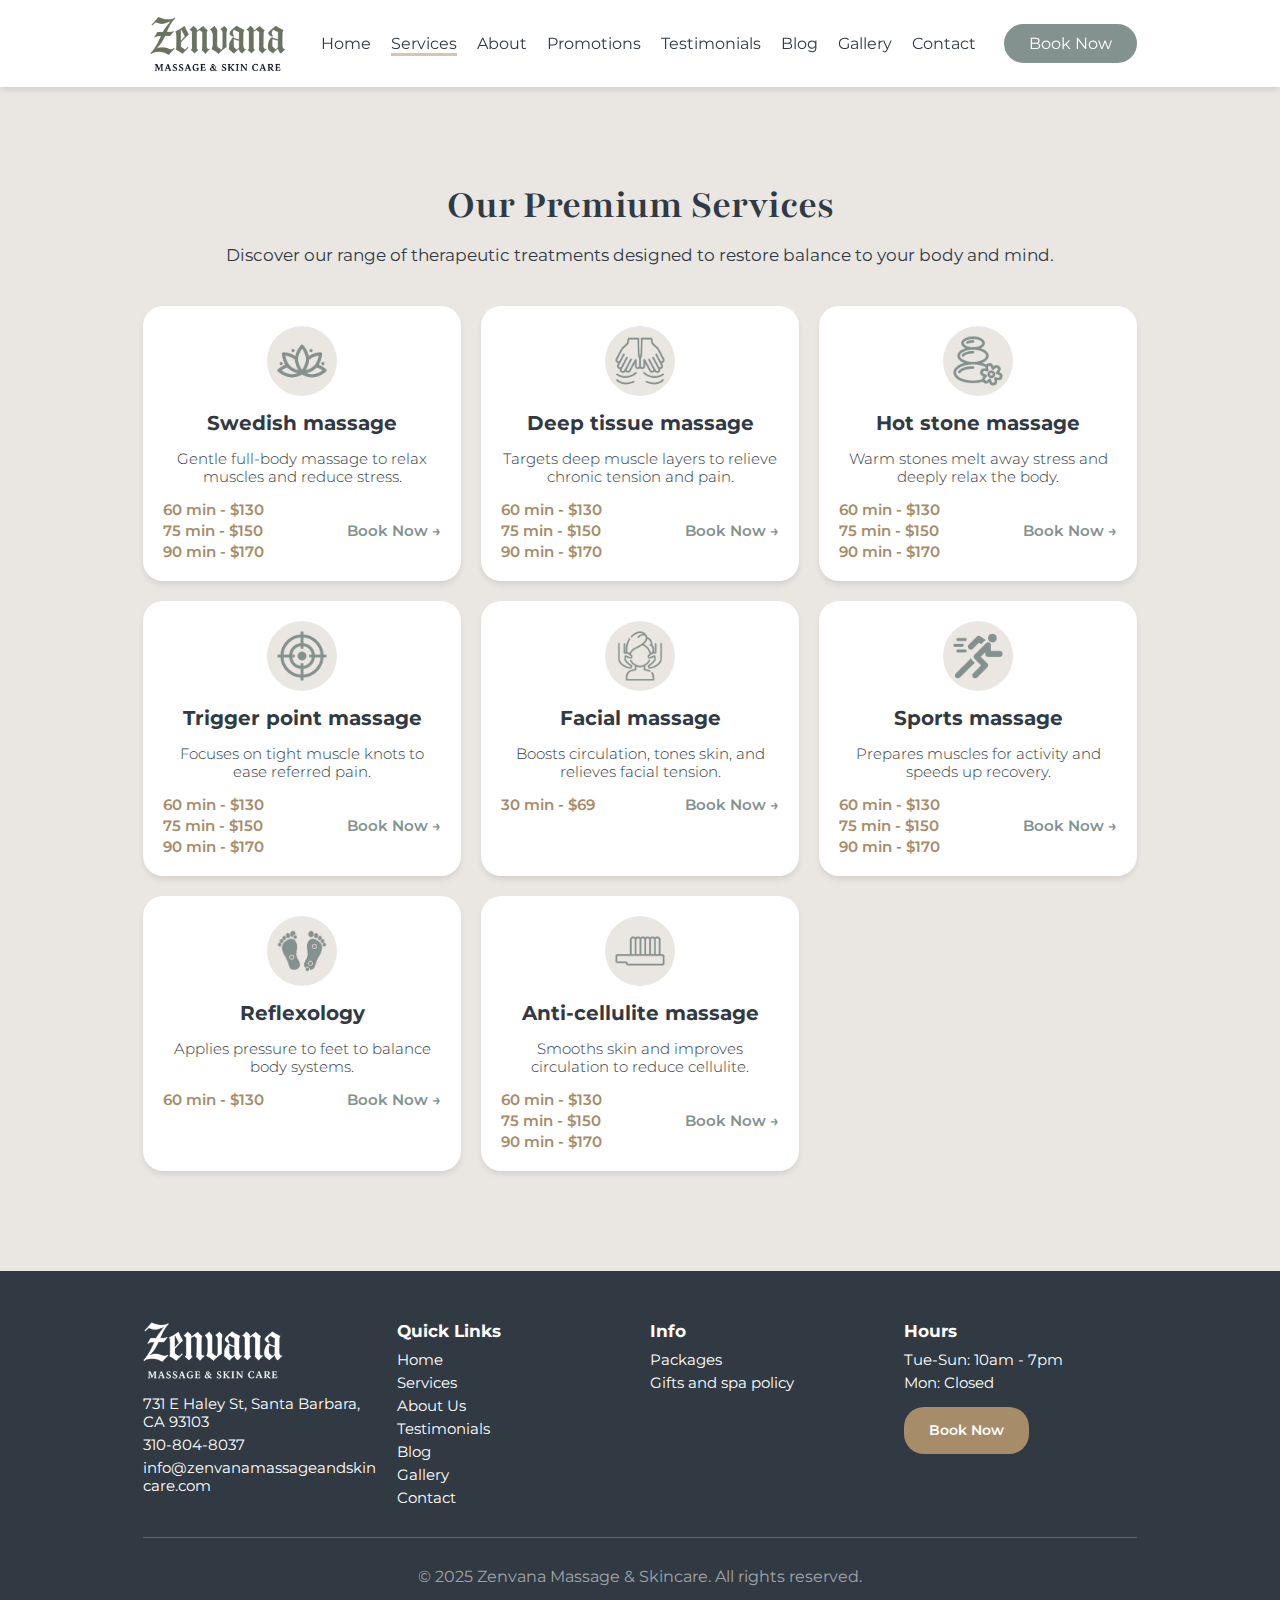
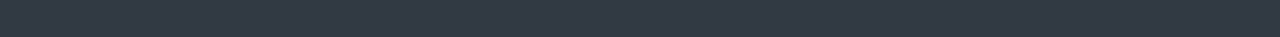
<file: services.html>
<!DOCTYPE html><html lang="en"><head>    <meta charset="UTF-8">    <meta name="viewport" content="width=device-width, initial-scale=1.0">    <title>ZenVana Massage &amp; Skin Care | Services</title>    <link rel="stylesheet" href="css/style.min.css">    <link rel="preconnect" href="https://fonts.googleapis.com">    <link rel="preconnect" href="https://fonts.gstatic.com" crossorigin>    <link href="https://fonts.googleapis.com/css2?family=Montserrat:ital,wght@0,100..900;1,100..900&amp;family=Playfair:ital,opsz,wght@0,5..1200,300..900;1,5..1200,300..900&amp;display=swap" rel="stylesheet"></head><body>    <div class="wrapper">        <header class="header">    <div class="container">        <div class="header__body">            <div class="header__logo">                <a href="index.html">                    <picture><source srcset="img/logo/01.webp" type="image/webp"><img src="img/logo/01.png" alt="logo"></picture>                </a>            </div>            <div class="header__list">                <ul class="header__items">                    <li class="header__item">                        <a href="index.html#hero" data-link="hero">Home</a>                    </li>                    <li class="header__item">                        <a href="index.html#services" data-link="services">Services</a>                    </li>                    <li class="header__item">                        <a href="index.html#about" data-link="about">About</a>                    </li>                    <li class="header__item">                        <a href="index.html#promotions" data-link="promotions">Promotions</a>                    </li>                    <li class="header__item">                        <a href="index.html#testimonials" data-link="testimonials">Testimonials</a>                    </li>                    <li class="header__item">                        <a href="index.html#blog" data-link="blog">Blog</a>                    </li>                     <li class="header__item">                        <a href="index.html#gallery" data-link="gallery">Gallery</a>                    </li>                    <li class="header__item">                        <a href="index.html#contact" data-link="contact">Contact</a>                    </li>                </ul>            </div>            <div class="header__button">                <a href="https://app.squareup.com/appointments/book/3v2rzdquf3lo96/LE1AN8EV26K35/start" target="_blank">Book Now</a>            </div>            <div class="header__menu">                <span></span>                <span></span>                <span></span>            </div>        </div>    </div></header>        <main class="services-page">            <div class="services" id="services">                <div class="container">                    <div class="services__body">                        <div class="services__title title">                            <h1>Our Premium Services</h1>                        </div>                        <div class="services__text text">                            <p>Discover our range of therapeutic treatments designed to restore balance to your body and mind.</p>                        </div>                        <div class="services__list">                            <div class="services__item">                                <div class="services-item__img">                                    <picture><source srcset="img/services/01.webp" type="image/webp"><img src="img/services/01.png" alt="services"></picture>                                </div>                                <div class="services-item__title">                                    <h2>Swedish massage</h2>                                </div>                                <div class="services-item__text">                                    <p>Gentle full-body massage to relax muscles and reduce stress.</p>                                </div>                                <div class="services-item__body">                                    <ul class="services-item__list">                                        <div class="services-item__item">                                            <span>60 min - $130</span>                                        </div>                                        <div class="services-item__item">                                            <span>75 min - $150</span>                                        </div>                                        <div class="services-item__item">                                            <span>90 min - $170</span>                                        </div>                                    </ul>                                    <div class="services-item__button">                                        <a href="https://app.squareup.com/appointments/book/3v2rzdquf3lo96/LE1AN8EV26K35/start" target="_blank">Book Now &#x2192;</a>                                    </div>                                </div>                            </div>                            <div class="services__item">                                <div class="services-item__img">                                    <picture><source srcset="img/services/02.webp" type="image/webp"><img src="img/services/02.png" alt="services"></picture>                                </div>                                <div class="services-item__title">                                    <h2>Deep tissue massage</h2>                                </div>                                <div class="services-item__text">                                    <p>Targets deep muscle layers to relieve chronic tension and pain.</p>                                </div>                                <div class="services-item__body">                                    <ul class="services-item__list">                                        <div class="services-item__item">                                            <span>60 min - $130</span>                                        </div>                                        <div class="services-item__item">                                            <span>75 min - $150</span>                                        </div>                                        <div class="services-item__item">                                            <span>90 min - $170</span>                                        </div>                                    </ul>                                    <div class="services-item__button">                                        <a href="https://app.squareup.com/appointments/book/3v2rzdquf3lo96/LE1AN8EV26K35/start" target="_blank">Book Now &#x2192;</a>                                    </div>                                </div>                            </div>                            <div class="services__item">                                <div class="services-item__img">                                    <picture><source srcset="img/services/03.webp" type="image/webp"><img src="img/services/03.png" alt="services"></picture>                                </div>                                <div class="services-item__title">                                    <h2>Hot stone massage</h2>                                </div>                                <div class="services-item__text">                                    <p>Warm stones melt away stress and deeply relax the body.</p>                                </div>                                <div class="services-item__body">                                    <ul class="services-item__list">                                        <div class="services-item__item">                                            <span>60 min - $130</span>                                        </div>                                        <div class="services-item__item">                                            <span>75 min - $150</span>                                        </div>                                        <div class="services-item__item">                                            <span>90 min - $170</span>                                        </div>                                    </ul>                                    <div class="services-item__button">                                        <a href="https://app.squareup.com/appointments/book/3v2rzdquf3lo96/LE1AN8EV26K35/start" target="_blank">Book Now &#x2192;</a>                                    </div>                                </div>                            </div>                            <div class="services__item">                                <div class="services-item__img">                                    <picture><source srcset="img/services/04.webp" type="image/webp"><img src="img/services/04.png" alt="services"></picture>                                </div>                                <div class="services-item__title">                                    <h2>Trigger point massage</h2>                                </div>                                <div class="services-item__text">                                    <p>Focuses on tight muscle knots to ease referred pain.</p>                                </div>                                <div class="services-item__body">                                    <ul class="services-item__list">                                        <div class="services-item__item">                                            <span>60 min - $130</span>                                        </div>                                        <div class="services-item__item">                                            <span>75 min - $150</span>                                        </div>                                        <div class="services-item__item">                                            <span>90 min - $170</span>                                        </div>                                    </ul>                                    <div class="services-item__button">                                        <a href="https://app.squareup.com/appointments/book/3v2rzdquf3lo96/LE1AN8EV26K35/start" target="_blank">Book Now &#x2192;</a>                                    </div>                                </div>                            </div>                            <div class="services__item">                                <div class="services-item__img">                                    <picture><source srcset="img/services/05.webp" type="image/webp"><img src="img/services/05.png" alt="services"></picture>                                </div>                                <div class="services-item__title">                                    <h2>Facial massage</h2>                                </div>                                <div class="services-item__text">                                    <p>Boosts circulation, tones skin, and relieves facial tension.</p>                                </div>                                <div class="services-item__body">                                    <ul class="services-item__list">                                        <div class="services-item__item">                                            <span>30 min - $69</span>                                        </div>                                    </ul>                                    <div class="services-item__button">                                        <a href="https://app.squareup.com/appointments/book/3v2rzdquf3lo96/LE1AN8EV26K35/start" target="_blank">Book Now &#x2192;</a>                                    </div>                                </div>                            </div>                            <div class="services__item">                                <div class="services-item__img">                                    <picture><source srcset="img/services/06.webp" type="image/webp"><img src="img/services/06.png" alt="services"></picture>                                </div>                                <div class="services-item__title">                                    <h2>Sports massage</h2>                                </div>                                <div class="services-item__text">                                    <p>Prepares muscles for activity and speeds up recovery.</p>                                </div>                                <div class="services-item__body">                                    <ul class="services-item__list">                                        <div class="services-item__item">                                            <span>60 min - $130</span>                                        </div>                                        <div class="services-item__item">                                            <span>75 min - $150</span>                                        </div>                                        <div class="services-item__item">                                            <span>90 min - $170</span>                                        </div>                                    </ul>                                    <div class="services-item__button">                                        <a href="https://app.squareup.com/appointments/book/3v2rzdquf3lo96/LE1AN8EV26K35/start" target="_blank">Book Now &#x2192;</a>                                    </div>                                </div>                            </div>                            <div class="services__item">                                <div class="services-item__img">                                    <picture><source srcset="img/services/07.webp" type="image/webp"><img src="img/services/07.png" alt="services"></picture>                                </div>                                <div class="services-item__title">                                    <h2>Reflexology</h2>                                </div>                                <div class="services-item__text">                                    <p>Applies pressure to feet to balance body systems.</p>                                </div>                                <div class="services-item__body">                                    <ul class="services-item__list">                                        <div class="services-item__item">                                            <span>60 min - $130</span>                                        </div>                                    </ul>                                    <div class="services-item__button">                                        <a href="https://app.squareup.com/appointments/book/3v2rzdquf3lo96/LE1AN8EV26K35/start" target="_blank">Book Now &#x2192;</a>                                    </div>                                </div>                            </div>                            <div class="services__item">                                <div class="services-item__img">                                    <picture><source srcset="img/services/08.webp" type="image/webp"><img src="img/services/08.png" alt="services"></picture>                                </div>                                <div class="services-item__title">                                    <h2>Anti-cellulite massage</h2>                                </div>                                <div class="services-item__text">                                    <p>Smooths skin and improves circulation to reduce cellulite.</p>                                </div>                                <div class="services-item__body">                                    <ul class="services-item__list">                                        <div class="services-item__item">                                            <span>60 min - $130</span>                                        </div>                                        <div class="services-item__item">                                            <span>75 min - $150</span>                                        </div>                                        <div class="services-item__item">                                            <span>90 min - $170</span>                                        </div>                                    </ul>                                    <div class="services-item__button">                                        <a href="https://app.squareup.com/appointments/book/3v2rzdquf3lo96/LE1AN8EV26K35/start" target="_blank">Book Now &#x2192;</a>                                    </div>                                </div>                            </div>                        </div>                    </div>                </div>            </div>            <!--<div class="booking" id="booking">                <div class='container'>                    <div class="booking__body">                        <div class="booking__content">                            <div class="booking-content__title title">                                <h1>Book Your Appointment</h1>                            </div>                            <div class="booking-content__text text">                                <p>Ready to experience the ultimate relaxation? Schedule your appointment today and take the first step towards wellness.</p>                            </div>                            <ul class="booking-content__list">                                <li class="booking-content__item">                                    <div class="booking-content-item__img">                                        <picture><source srcset="img/booking/icons/01.svg" type="image/webp"><img src="img/booking/icons/01.svg" alt="booking"></picture>                                    </div>                                    <div class="booking-content-item__body">                                        <div class="booking-content-item__title">                                            <h3>Location</h3>                                        </div>                                        <div class="booking-content-item__text">                                            <a href="">123 Serenity Lane, California</a>                                        </div>                                    </div>                                </li>                                <li class="booking-content__item">                                    <div class="booking-content-item__img">                                        <picture><source srcset="img/booking/icons/02.svg" type="image/webp"><img src="img/booking/icons/02.svg" alt="booking"></picture>                                    </div>                                    <div class="booking-content-item__body">                                        <div class="booking-content-item__title">                                            <h3>Phone</h3>                                        </div>                                        <div class="booking-content-item__text">                                            <a href="tel:5551234567">(555) 123-4567</a>                                        </div>                                    </div>                                </li>                                <li class="booking-content__item">                                    <div class="booking-content-item__img">                                        <picture><source srcset="img/booking/icons/03.svg" type="image/webp"><img src="img/booking/icons/03.svg" alt="booking"></picture>                                    </div>                                    <div class="booking-content-item__body">                                        <div class="booking-content-item__title">                                            <h3>Email</h3>                                        </div>                                        <div class="booking-content-item__text">                                            <a href="mailto:info@zenvana.com">info@zenvana.com</a>                                        </div>                                    </div>                                </li>                                <li class="booking-content__item">                                    <div class="booking-content-item__img">                                        <picture><source srcset="img/booking/icons/04.svg" type="image/webp"><img src="img/booking/icons/04.svg" alt="booking"></picture>                                    </div>                                    <div class="booking-content-item__body">                                        <div class="booking-content-item__title">                                            <h3>Hours</h3>                                        </div>                                        <div class="booking-content-item__text">                                            <span>Mon-Sat: 9am - 7pm</span>                                        </div>                                    </div>                                </li>                            </ul>                        </div>                        <div class="booking__form">                            <div class="booking-form__title">                                <h2>Request an Appointment</h2>                            </div>                            <div class="booking-form__form">                                <form action="#" method="post" id="booking-form">                                    <div class="form-group">                                        <label>Full Name</label>                                        <input type="text" name="name" id="name" autocomplete="off">                                    </div>                                    <div class="form-group">                                        <label>Phone Number</label>                                        <input type="text" name="phone" id="phone" autocomplete="off">                                    </div>                                    <div class="form-group">                                        <label>Service</label>                                        <select name="service" id="service">                                            <option value="Swedish massage">Swedish massage</option>                                            <option value="Deep tissue massage">Deep tissue massage</option>                                            <option value="Hot stone massage">Hot stone massage</option>                                            <option value="Trigger point massage">Trigger point massage</option>                                            <option value="Facial massage">Facial massage</option>                                            <option value="Sports massage">Sports massage</option>                                            <option value="Reflexology">Reflexology</option>                                            <option value="Anti-cellulite massage">Anti-cellulite massage</option>                                        </select>                                    </div>                                    <div class="form-group">                                        <label>Tariff</label>                                        <select name="tariff" id="tariff">                                            <option>First select a service</option>                                        </select>                                    </div>                                    <div class="form-group">                                        <label>Preferred Date</label>                                        <input type="date" name="date" id="date" autocomplete="off">                                    </div>                                    <div class="form-group">                                        <label>Preferred Time</label>                                        <input type="time" name="time" id="time" autocomplete="off">                                    </div>                                    <div class="form-group span-two">                                        <label>Special Requests or Notes</label>                                        <textarea name="requests" id="requests"></textarea>                                    </div>                                    <div class="form-group span-two button">                                        <button type="submit">Request Appointment</button>                                    </div>                                </form>                            </div>                        </div>                    </div>                </div>            </div>-->        </main>        <footer class="footer">    <div class="container">        <div class="footer__body">            <div class="footer__item">                <div class="footer-item__logo">                    <a href="index.html">                        <picture><source srcset="img/logo/01.webp" type="image/webp"><img src="img/logo/01.png" alt="logo"></picture>                    </a>                </div>                <ul class="footer-item__list">                    <li class="footer-item__item">                        <a href="https://maps.app.goo.gl/QMD4d8d4GwpXHgMH9">731 E Haley St, Santa Barbara, CA 93103</a>                    </li>                    <li class="footer-item__item">                        <a href="tel:3108048037">310-804-8037</a>                    </li>                    <li class="footer-item__item">                        <a href="mailto:info@zenvanamassageandskincare.com">info@zenvanamassageandskincare.com</a>                    </li>                </ul>            </div>            <div class="footer__item">                <div class="footer-item__title">                    <h3>Quick Links</h3>                </div>                <ul class="footer-item__list">                    <li class="footer-item__item">                        <a href="index.html#hero">Home</a>                    </li>                    <li class="footer-item__item">                        <a href="index.html#services">Services</a>                    </li>                    <li class="footer-item__item">                        <a href="index.html#about">About Us</a>                    </li>                    <li class="footer-item__item">                        <a href="index.html#testimonials">Testimonials</a>                    </li>                    <li class="footer-item__item">                        <a href="index.html#blog">Blog</a>                    </li>                    <li class="footer-item__item">                        <a href="index.html#gallery">Gallery</a>                    </li>                    <li class="footer-item__item">                        <a href="index.html#contact">Contact</a>                    </li>                </ul>            </div>            <div class="footer__item">                <div class="footer-item__title">                    <h3>Info</h3>                </div>                <ul class="footer-item__list">                    <li class="footer-item__item">                        <a href="packages.html">Packages</a>                    </li>                    <li class="footer-item__item">                        <a href="gifts-and-spa-policy.html">Gifts and spa policy</a>                    </li>                </ul>            </div>            <div class="footer__item">                <div class="footer-item__title">                    <h3>Hours</h3>                </div>                <ul class="footer-item__list">                    <li class="footer-item__item">                        <p>Tue-Sun: <span>10am - 7pm</span></p>                    </li>                    <li class="footer-item__item">                        <p>Mon: <span>Closed</span></p>                    </li>                </ul>                <div class="footer-item__button button accent">                    <a href="https://app.squareup.com/appointments/book/3v2rzdquf3lo96/LE1AN8EV26K35/start" target="_blank">Book Now</a>                </div>            </div>        </div>        <div class="footer__copy">            <p>&#xA9; 2025 Zenvana Massage &amp; Skincare. All rights reserved.</p>        </div>    </div></footer>    </div>    <script src="js/script.min.js"></script></body></html>
</file>
<file: css/style.min.css>
@charset "UTF-8";*{padding:0;margin:0;border:0}*,:after,:before{-webkit-box-sizing:border-box;box-sizing:border-box}:active,:focus{outline:0}a:active,a:focus{outline:0}aside,footer,header,nav{display:block}body,html{height:100%;width:100%;font-size:100%;line-height:1.2;font-family:Montserrat,sans-serif;font-size:14px;-ms-text-size-adjust:100%;-moz-text-size-adjust:100%;-webkit-text-size-adjust:100%}button,input,textarea{font-family:inherit}input::-ms-clear{display:none}button{cursor:pointer}button::-moz-focus-inner{padding:0;border:0}a,a:visited{text-decoration:none}li,ul{list-style:none}img{vertical-align:top}h1,h2,h3,h4,h5,h6{font-size:inherit;font-weight:400}html{scroll-behavior:smooth}.header{padding:15px 0;position:fixed;top:0;left:0;width:100%;z-index:50;-webkit-transition:all .3s ease 0s;transition:all .3s ease 0s}.header.active{padding:10px 0}.header.active::before{background-color:rgba(255,255,255,.9019607843)}.header::before{content:"";position:absolute;top:0;left:0;width:100%;height:100%;-webkit-box-shadow:0 4px 6px -1px rgba(0,0,0,.1);box-shadow:0 4px 6px -1px rgba(0,0,0,.1);background-color:#fff;z-index:2;-webkit-transition:all .3s ease 0s;transition:all .3s ease 0s}.header__body{display:-webkit-box;display:-ms-flexbox;display:flex;-webkit-box-pack:justify;-ms-flex-pack:justify;justify-content:space-between;-webkit-box-align:center;-ms-flex-align:center;align-items:center;position:relative;z-index:3}.header__logo{margin:0 25px 0 0;width:150px;height:57px;position:relative;z-index:3}.header__logo img{position:absolute;top:50%;left:50%;-webkit-transform:translate(-50%,-50%);-ms-transform:translate(-50%,-50%);transform:translate(-50%,-50%);width:100%;height:100%;-o-object-fit:contain;object-fit:contain}.header__list{margin:0 25px 0 0}.header__items{display:-webkit-box;display:-ms-flexbox;display:flex;-webkit-box-align:center;-ms-flex-align:center;align-items:center;-webkit-box-pack:center;-ms-flex-pack:center;justify-content:center;-ms-flex-wrap:wrap;flex-wrap:wrap}.header__item{margin:0 20px 0 0}.header__item:last-child{margin:0}.header__item a{color:#313a43;font-size:16px;position:relative;-webkit-transition:all .3s ease 0s;transition:all .3s ease 0s;line-height:1.5}.header__item a::before{content:"";position:absolute;bottom:-3px;left:0;height:2.5px;width:0;background-color:#d2c6b6;-webkit-transition:all .3s ease 0s;transition:all .3s ease 0s}.header__item a:hover{color:#d2c6b6}.header__item a:hover::before{width:100%}.header__item a.active::before{width:100%}.header__button{position:relative;z-index:2}.header__button a{font-size:16px;text-align:center;display:inline-block;padding:10px 25px;color:#fff;background-color:#83928f;border-radius:20px;white-space:nowrap;-webkit-transition:all .3s ease 0s;transition:all .3s ease 0s}.header__button a:hover{-webkit-box-shadow:0 4px 6px -1px rgba(0,0,0,.1);box-shadow:0 4px 6px -1px rgba(0,0,0,.1)}.header__menu{cursor:pointer;display:none;width:40px;height:30px;position:relative;z-index:2}.header__menu.active span:first-child{top:14px;-webkit-transform:rotate(45deg);-ms-transform:rotate(45deg);transform:rotate(45deg)}.header__menu.active span:nth-child(2){-webkit-transform:translate(0,-50%) scale(0);-ms-transform:translate(0,-50%) scale(0);transform:translate(0,-50%) scale(0)}.header__menu.active span:last-child{bottom:14px;-webkit-transform:rotate(-45deg);-ms-transform:rotate(-45deg);transform:rotate(-45deg)}.header__menu span{position:absolute;width:100%;height:2px;left:0;background-color:#d4c8ba;-webkit-transition:all .3s ease 0s;transition:all .3s ease 0s}.header__menu span:first-child{top:0}.header__menu span:nth-child(2){top:50%;-webkit-transform:translate(0,-50%);-ms-transform:translate(0,-50%);transform:translate(0,-50%)}.header__menu span:last-child{bottom:0}.wrapper{width:100%;display:-webkit-box;display:-ms-flexbox;display:flex;-webkit-box-orient:vertical;-webkit-box-direction:normal;-ms-flex-direction:column;flex-direction:column;min-height:100vh;position:relative}body.lock{overflow:hidden}main{-webkit-box-flex:1;-ms-flex:1 1 auto;flex:1 1 auto}.container{max-width:1280px;padding:0 15px;margin:0 auto}.title{margin:0 0 20px 0}.title h1{font-family:Playfair,sans-serif;font-size:clamp(2.0625rem,1.7035rem + 1.7949vw,2.9375rem);line-height:1;color:#313a43;text-align:center;font-weight:700}.text{margin:0 0 40px 0}.text p{color:#313a43;font-size:clamp(1.0625rem,1.0112rem + .2564vw,1.1875rem);text-align:center}main{display:-webkit-box;display:-ms-flexbox;display:flex;-webkit-box-orient:vertical;-webkit-box-direction:normal;-ms-flex-direction:column;flex-direction:column}main>div:nth-child(2n+1){background-color:#eae7e3}main>div:nth-child(2n){background-color:rgba(210,198,182,.7)}.button a,.button button{display:inline-block;background-color:#83928f;padding:15px 25px;border-radius:20px;color:#fff;font-weight:600}.upward{cursor:pointer;position:fixed;bottom:20px;right:20px;width:55px;height:55px;background-color:#a78c69;border-radius:50%;z-index:40;-webkit-transition:all .3s ease 0s;transition:all .3s ease 0s;opacity:0;visibility:hidden}.upward.active{opacity:1;visibility:visible}.upward button{position:absolute;top:50%;left:50%;-webkit-transform:translate(-50%,-50%);-ms-transform:translate(-50%,-50%);transform:translate(-50%,-50%);width:65%;height:65%;background:url(../img/icons/01.svg) center/contain no-repeat}form{width:100%;display:-ms-grid;display:grid;-ms-grid-columns:(1fr)[2];grid-template-columns:repeat(2,1fr);gap:15px}form .form-group{display:-webkit-box;display:-ms-flexbox;display:flex;-webkit-box-orient:vertical;-webkit-box-direction:normal;-ms-flex-direction:column;flex-direction:column}form .form-group label{font-size:16px;color:#313a43;margin:0 0 4px 0}form .form-group input,form .form-group select,form .form-group textarea{width:100%;border:1px solid #d1d5db;padding:10px 15px;font-size:15px;border-radius:10px;-webkit-transition:all .3s ease 0s;transition:all .3s ease 0s}form .form-group input:focus,form .form-group select:focus,form .form-group textarea:focus{border:2px solid #83928f}form .form-group input.error,form .form-group select.error,form .form-group textarea.error{border:2px solid red}form .form-group textarea{max-width:100%;min-height:100px}form .form-group button{background-color:#a78c69}form .form-group.span-two{-ms-grid-column-span:2;grid-column:span 2}.hero{width:100%;min-height:100vh;position:relative}.hero>img,.hero>video{position:absolute;top:50%;left:50%;width:100%;height:100%;-webkit-transform:translate(-50%,-50%);-ms-transform:translate(-50%,-50%);transform:translate(-50%,-50%);-o-object-fit:cover;object-fit:cover}.hero::before{content:"";position:absolute;top:0;left:0;width:100%;height:100%;background:linear-gradient(135deg,rgba(182,188,207,.65) 0,rgba(210,198,182,.65) 50%,rgba(234,231,227,.65) 100%);z-index:2}.hero__body{min-height:100vh;display:-webkit-box;display:-ms-flexbox;display:flex;-webkit-box-orient:vertical;-webkit-box-direction:normal;-ms-flex-direction:column;flex-direction:column;-webkit-box-pack:center;-ms-flex-pack:center;justify-content:center;position:relative;z-index:2;max-width:1000px;margin:0 auto;padding:125px 0 90px 0;-webkit-box-align:center;-ms-flex-align:center;align-items:center}.hero__title{margin:0 0 20px 0}.hero__title h1{font-family:Playfair,sans-serif;font-size:clamp(2.875rem,2.2596rem + 3.0769vw,4.375rem);color:#313a43;text-align:center;font-weight:700;line-height:1;text-shadow:0 2px 4px rgba(0,0,0,.15)}.hero__title h1 span{color:#a78c69}.hero__text{margin:0 0 30px 0}.hero__text p{font-size:clamp(1.0625rem,1.0112rem + .2564vw,1.1875rem);color:#313a43;text-align:center}.hero__banner{margin:0 0 30px 0;background-color:rgba(0,0,0,.4);padding:15px 20px;border-radius:10px}.hero__banner p{text-align:center;color:#eae7e3;font-size:17px;font-weight:500}.hero__links{display:-webkit-box;display:-ms-flexbox;display:flex;-webkit-box-pack:center;-ms-flex-pack:center;justify-content:center}.hero__links a{display:inline-block;padding:15px 20px;font-size:clamp(1.0625rem,1.0112rem + .2564vw,1.1875rem);border-radius:20px;color:#313a43;outline:2px solid #313a43;background-color:transparent;font-weight:500;margin:0 15px 0 0;text-align:center}.hero__links a#olive{color:#eae7e3;background-color:#83928f;outline:0}.hero__links a:last-child{margin:0}.hero__button{cursor:pointer;position:absolute;bottom:20px;left:50%;-webkit-transform:translate(-50%,0);-ms-transform:translate(-50%,0);transform:translate(-50%,0);width:35px;height:35px}.hero__button button{position:absolute;top:0;left:0;width:100%;height:100%;background:url(../img/hero/icon/01.svg) center/contain no-repeat;-webkit-animation:bounce 1.5s infinite;animation:bounce 1.5s infinite}@-webkit-keyframes bounce{0%,100%{top:0}50%{top:-20px}}@keyframes bounce{0%,100%{top:0}50%{top:-20px}}.services{padding:100px 0;-webkit-box-align:center;-ms-flex-align:center;align-items:center}.services__body{display:-webkit-box;display:-ms-flexbox;display:flex;-webkit-box-orient:vertical;-webkit-box-direction:normal;-ms-flex-direction:column;flex-direction:column;-webkit-box-align:center;-ms-flex-align:center;align-items:center}.services__list{display:-ms-grid;display:grid;-ms-grid-columns:(1fr)[3];grid-template-columns:repeat(3,1fr);gap:20px;margin-bottom:30px}.services__item{background-color:#fff;padding:20px;border-radius:20px;-webkit-box-shadow:0 4px 6px -1px rgba(0,0,0,.1);box-shadow:0 4px 6px -1px rgba(0,0,0,.1);-webkit-transition:all .3s ease 0s;transition:all .3s ease 0s;display:-webkit-box;display:-ms-flexbox;display:flex;-webkit-box-orient:vertical;-webkit-box-direction:normal;-ms-flex-direction:column;flex-direction:column;-webkit-box-align:center;-ms-flex-align:center;align-items:center}.services__item:hover{-webkit-transform:translateY(-6px);-ms-transform:translateY(-6px);transform:translateY(-6px)}.services-item__img{width:70px;height:70px;background-color:#eae7e3;border-radius:50%;position:relative;margin-bottom:15px}.services-item__img img{position:absolute;top:50%;left:50%;width:70%;height:70%;-webkit-transform:translate(-50%,-50%);-ms-transform:translate(-50%,-50%);transform:translate(-50%,-50%);-o-object-fit:contain;object-fit:contain}.services-item__title{margin-bottom:15px}.services-item__title h2{font-size:20px;text-align:center;font-weight:700;color:#313a43}.services-item__text{margin-bottom:15px}.services-item__text p{font-size:15px;text-align:center;font-weight:300;color:#313a43}.services-item__body{width:100%;display:-webkit-box;display:-ms-flexbox;display:flex;-webkit-box-pack:justify;-ms-flex-pack:justify;justify-content:space-between;-webkit-box-align:center;-ms-flex-align:center;align-items:center}.services-item__list{margin-right:15px}.services-item__item{margin-bottom:3px}.services-item__item:last-child{margin-bottom:0}.services-item__item span{color:#a78c69;font-size:15px;font-weight:600}.services-item__button a{font-size:15px;font-weight:600;color:#83928f;-webkit-transition:all .3s ease;transition:all .3s ease}.services-item__button a:hover{color:#a78c69}.about{padding:100px 0}.about__body{display:-ms-grid;display:grid;-ms-grid-columns:(1fr)[2];grid-template-columns:repeat(2,1fr);-webkit-column-gap:40px;-moz-column-gap:40px;column-gap:40px}.about__img{-ms-flex-item-align:center;-ms-grid-row-align:center;align-self:center;position:relative}.about__img img{display:block;width:100%;border-radius:15px}.about__img span{display:inline-block;position:absolute;bottom:-20px;right:-10px;padding:15px 20px;color:#eae7e3;background-color:#a78c69;font-weight:700;-webkit-box-shadow:0 0 7px -3px rgba(0,0,0,.7);box-shadow:0 0 7px -3px rgba(0,0,0,.7);border-radius:10px}.about__content{-ms-flex-item-align:center;-ms-grid-row-align:center;align-self:center;display:-webkit-box;display:-ms-flexbox;display:flex;-webkit-box-orient:vertical;-webkit-box-direction:normal;-ms-flex-direction:column;flex-direction:column}.about__text p{text-align:left;margin:0 0 20px 0}.about__text p:last-child{margin:0}.about__list{display:-ms-grid;display:grid;-ms-grid-columns:(1fr)[2];grid-template-columns:repeat(2,1fr);gap:15px 30px;margin:0 0 30px 0}.about__item{display:-webkit-box;display:-ms-flexbox;display:flex;-webkit-box-align:center;-ms-flex-align:center;align-items:center}.about__button a{background-color:#a78c69}.about-item__img{-webkit-box-flex:0;-ms-flex:0 0 auto;flex:0 0 auto;width:50px;height:50px;position:relative;background-color:#83928f;border-radius:50%;margin:0 15px 0 0}.about-item__img img{position:absolute;top:50%;left:50%;-webkit-transform:translate(-50%,-50%);-ms-transform:translate(-50%,-50%);transform:translate(-50%,-50%);width:55%;height:55%;-o-object-fit:contain;object-fit:contain}.about-item__body{-webkit-box-flex:1;-ms-flex:1 1 auto;flex:1 1 auto}.about-item__title h3{font-size:18px;color:#313a43;font-weight:700}.about-item__text p{color:#313a43;font-size:15px}.testimonials{padding:100px 0}.testimonials__body{display:-ms-grid;display:grid;-ms-grid-columns:(1fr)[3];grid-template-columns:repeat(3,1fr);gap:25px;margin:0 0 30px 0}.testimonials__item{padding:30px 20px;background-color:#fff;border-radius:15px;-webkit-box-shadow:0 0 5px -3px #000;box-shadow:0 0 5px -3px #000}.testimonials__item:nth-child(2n) .testimonials-item__logo{background-color:#83928f}.testimonials__button{text-align:center}.testimonials-item__info{display:-webkit-box;display:-ms-flexbox;display:flex;-webkit-box-align:center;-ms-flex-align:center;align-items:center;margin:0 0 20px 0}.testimonials-item__logo{width:45px;height:45px;background-color:#a78c69;display:-webkit-box;display:-ms-flexbox;display:flex;-webkit-box-align:center;-ms-flex-align:center;align-items:center;-webkit-box-pack:center;-ms-flex-pack:center;justify-content:center;border-radius:50%;margin:0 15px 0 0}.testimonials-item__logo span{font-size:20px;color:#fff;font-weight:700}.testimonials-item__name h3{font-size:17px;color:#313a43;font-weight:700}.testimonials-item__rate{display:-webkit-box;display:-ms-flexbox;display:flex}.testimonials-item__rate span{width:25px;height:25px;background:url(../img/testimonials/icons/02.svg) center/contain no-repeat}.testimonials-item__rate span.active{background:url(../img/testimonials/icons/01.svg) center/contain no-repeat}.testimonials-item__content p{color:#313a43;font-weight:300;font-size:15px}.blog{padding:100px 0}.blog__text{margin:0 0 40px 0}.blog__body{display:-ms-grid;display:grid;-ms-grid-columns:(1fr)[3];grid-template-columns:repeat(3,1fr);gap:25px;margin:0 0 35px 0}.blog__item{display:-webkit-box;display:-ms-flexbox;display:flex;-webkit-box-orient:vertical;-webkit-box-direction:normal;-ms-flex-direction:column;flex-direction:column;background-color:#fff;border-radius:15px;-webkit-box-shadow:0 0 5px -3px #000;box-shadow:0 0 5px -3px #000;overflow:hidden;-webkit-transition:all .3s ease 0s;transition:all .3s ease 0s}.blog__item:hover{-webkit-transform:translate(0,-5px);-ms-transform:translate(0,-5px);transform:translate(0,-5px)}.blog__button{text-align:center}.blog-item__img{width:100%;height:0;padding:0 0 50% 0;position:relative}.blog-item__img img{position:absolute;top:50%;left:50%;-webkit-transform:translate(-50%,-50%);-ms-transform:translate(-50%,-50%);transform:translate(-50%,-50%);width:100%;height:100%;-o-object-fit:cover;object-fit:cover}.blog-item__body{padding:25px 20px;-webkit-box-flex:1;-ms-flex:1 1 auto;flex:1 1 auto;display:-webkit-box;display:-ms-flexbox;display:flex;-webkit-box-orient:vertical;-webkit-box-direction:normal;-ms-flex-direction:column;flex-direction:column}.blog-item__info{margin:0 0 15px 0}.blog-item__info span{font-size:15px;color:#6b7280;position:relative;padding:0 0 0 25px}.blog-item__info span::before{content:"";position:absolute;width:20px;height:20px;top:50%;left:0;-webkit-transform:translate(0,-50%);-ms-transform:translate(0,-50%);transform:translate(0,-50%)}.blog-item__info span:first-child{padding:0 13px 0 25px;margin:0 5px 0 0}.blog-item__info span:first-child::before{background:url(../img/blog/icons/01.svg) center/contain no-repeat}.blog-item__info span:first-child::after{content:"•";position:absolute;right:0;top:50%;-webkit-transform:translate(0,-50%);-ms-transform:translate(0,-50%);transform:translate(0,-50%)}.blog-item__info span:last-child::before{background:url(../img/blog/icons/02.svg) center/contain no-repeat}.blog-item__title{margin:0 0 15px 0}.blog-item__title h2{font-size:20px;font-weight:700;color:#313a43}.blog-item__text{margin:0 0 15px 0;-webkit-box-flex:1;-ms-flex:1 1 auto;flex:1 1 auto}.blog-item__text p{font-size:16px;color:#313a43;line-height:1.4}.blog-item__button a{font-size:15px;font-weight:600;color:#83928f;-webkit-transition:all .3s ease 0s;transition:all .3s ease 0s}.blog-item__button a:hover{color:#a78c69}.booking{padding:80px 0;background-color:#83928f}.booking__body{display:-ms-grid;display:grid;-ms-grid-columns:(1fr)[2];grid-template-columns:repeat(2,1fr);gap:40px 35px}.booking__content{-ms-flex-item-align:center;-ms-grid-row-align:center;align-self:center}.booking__form{-ms-flex-item-align:center;-ms-grid-row-align:center;align-self:center;padding:30px 20px;background-color:#fff;border-radius:15px;-webkit-box-shadow:0 0 5px -3px #000;box-shadow:0 0 5px -3px #000}.booking-content__title h1{text-align:left;color:#eae7e3}.booking-content__text p{text-align:left;color:#eae7e3}.booking-content__list{display:-ms-grid;display:grid;-ms-grid-columns:(1fr)[2];grid-template-columns:repeat(2,1fr);gap:20px}.booking-content__item{display:-webkit-box;display:-ms-flexbox;display:flex;-webkit-box-align:center;-ms-flex-align:center;align-items:center}.booking-content-item__img{-webkit-box-flex:0;-ms-flex:0 0 auto;flex:0 0 auto;width:45px;height:45px;border-radius:50%;background-color:#eae7e3;position:relative;margin:0 15px 0 0}.booking-content-item__img img{position:absolute;top:50%;left:50%;-webkit-transform:translate(-50%,-50%);-ms-transform:translate(-50%,-50%);transform:translate(-50%,-50%);width:55%;height:55%;-o-object-fit:contain;object-fit:contain}.booking-content-item__body{-webkit-box-flex:1;-ms-flex:1 1 auto;flex:1 1 auto}.booking-content-item__title{margin:0 0 4px 0}.booking-content-item__title h3{font-size:17px;color:#eae7e3;font-weight:700}.booking-content-item__text a,.booking-content-item__text span{font-size:16px;color:#eae7e3}.booking-form__title{margin:0 0 15px 0}.booking-form__title h2{font-size:20px;font-weight:700;color:#313a43;text-align:center}.contact{padding:100px 0}.contact__list{display:-ms-grid;display:grid;-ms-grid-columns:(1fr)[3];grid-template-columns:repeat(3,1fr);gap:20px;margin:0 0 50px 0}.contact__item{background-color:#fff;padding:30px 20px;display:-webkit-box;display:-ms-flexbox;display:flex;-webkit-box-orient:vertical;-webkit-box-direction:normal;-ms-flex-direction:column;flex-direction:column;-webkit-box-align:center;-ms-flex-align:center;align-items:center;border-radius:15px;-webkit-box-shadow:0 0 5px -3px #000;box-shadow:0 0 5px -3px #000}.contact__form{background-color:#fff;padding:30px 20px;border-radius:15px;-webkit-box-shadow:0 0 5px -3px #000;box-shadow:0 0 5px -3px #000}.contact-item__img{width:60px;height:60px;background-color:#83928f;border-radius:50%;position:relative;margin:0 0 15px 0}.contact-item__img img{position:absolute;top:50%;left:50%;-webkit-transform:translate(-50%,-50%);-ms-transform:translate(-50%,-50%);transform:translate(-50%,-50%);width:55%;height:55%;-o-object-fit:contain;object-fit:contain}.contact-item__title{margin:0 0 10px 0;text-align:center}.contact-item__title h3{font-size:17px;color:#313a43;font-weight:700;text-align:center}.contact-item__text{text-align:center}.contact-item__text a,.contact-item__text span{text-align:center;color:#313a43;font-weight:300;font-size:16px;word-break:break-word;overflow-wrap:break-word;-ms-hyphens:auto;hyphens:auto}.contact-form__title{margin:0 0 25px 0}.contact-form__title h2{font-size:20px;font-weight:700;color:#313a43;text-align:center}.contact-form__form form button{-ms-flex-item-align:start;-ms-grid-row-align:start;align-self:start}.error{padding:185px 0 100px 0}.error__body{display:-webkit-box;display:-ms-flexbox;display:flex;-webkit-box-orient:vertical;-webkit-box-direction:normal;-ms-flex-direction:column;flex-direction:column;-webkit-box-align:center;-ms-flex-align:center;align-items:center}.packages{padding:185px 0 100px 0}.packages__body{display:-ms-grid;display:grid;-ms-grid-columns:(1fr)[4];grid-template-columns:repeat(4,1fr);gap:25px 20px}.packages__item{padding:30px 20px;display:-webkit-box;display:-ms-flexbox;display:flex;-webkit-box-orient:vertical;-webkit-box-direction:normal;-ms-flex-direction:column;flex-direction:column;border-radius:15px;-webkit-box-shadow:0 0 5px -3px #000;box-shadow:0 0 5px -3px #000;background-color:#fff;-webkit-box-align:center;-ms-flex-align:center;align-items:center}.packages__item:nth-child(2n) .packages-item__img{background-color:#a78c69}.packages-item__img{width:55px;height:55px;display:-webkit-box;display:-ms-flexbox;display:flex;-webkit-box-align:center;-ms-flex-align:center;align-items:center;-webkit-box-pack:center;-ms-flex-pack:center;justify-content:center;background-color:#83928f;border-radius:50%;margin:0 0 15px 0}.packages-item__img span{font-size:25px;font-weight:700;color:#fff;font-family:Playfair}.packages-item__title{margin:0 0 5px 0}.packages-item__title h2{font-size:20px;font-weight:700;color:#313a43;text-align:center}.packages-item__text{margin:0 0 15px 0}.packages-item__text p{font-size:16px;color:#313a43;line-height:1.4}.gallery{padding:100px 0}.gallery__body{display:-ms-grid;display:grid;-ms-grid-columns:(1fr)[3];grid-template-columns:repeat(3,1fr);gap:20px;margin:0 0 30px 0}.gallery__item{cursor:pointer;width:100%;height:0;padding:0 0 70% 0;position:relative;border-radius:20px;overflow:hidden}.gallery__item img{position:absolute;top:50%;left:50%;-webkit-transform:translate(-50%,-50%);-ms-transform:translate(-50%,-50%);transform:translate(-50%,-50%);width:100%;height:100%;-o-object-fit:cover;object-fit:cover;-webkit-transition:all .3s ease 0s;transition:all .3s ease 0s}.gallery__item img:hover{width:110%;height:110%}.gallery__button{text-align:center}.promotions{padding:100px 0}.promotions__body{display:-ms-grid;display:grid;-ms-grid-columns:(1fr)[2];grid-template-columns:repeat(2,1fr);gap:20px}.promotions__item{background-color:#fff;padding:20px;display:-webkit-box;display:-ms-flexbox;display:flex;-webkit-box-shadow:0 4px 6px -1px rgba(0,0,0,.1);box-shadow:0 4px 6px -1px rgba(0,0,0,.1);border-radius:20px;-webkit-transition:all .3s ease 0s;transition:all .3s ease 0s;display:flex;-webkit-box-align:center;-ms-flex-align:center;align-items:center}.promotions__item:hover{-webkit-transform:translate(0,-5px);-ms-transform:translate(0,-5px);transform:translate(0,-5px)}.promotions-item__img{-webkit-box-flex:0;-ms-flex:0 0 auto;flex:0 0 auto;width:120px;height:120px;position:relative;margin:0 15px 0 0;border-radius:50%;overflow:hidden}.promotions-item__img img{position:absolute;top:50%;left:50%;-webkit-transform:translate(-50%,-50%);-ms-transform:translate(-50%,-50%);transform:translate(-50%,-50%);width:100%;height:100%;-o-object-fit:cover;object-fit:cover}.promotions-item__title{margin-bottom:10px}.promotions-item__title h2{font-size:20px;text-align:center;font-weight:600;color:#313a43}.promotions-item__text{margin-bottom:10px}.promotions-item__text p{font-size:15px;text-align:center;font-weight:300;color:#313a43}.promotions-item__button{text-align:center}.popup-gallery{position:fixed;top:0;left:0;width:100%;height:100%;background-color:rgba(0,0,0,.7);z-index:60;-webkit-transition:all .3s ease 0s;transition:all .3s ease 0s;opacity:0;visibility:hidden}.popup-gallery.open{opacity:1;visibility:visible}.popup-gallery>span{z-index:3}.popup-gallery>span#close{cursor:pointer;position:absolute;top:10px;right:10px;width:35px;height:35px}.popup-gallery>span#close::before{content:"";position:absolute;width:100%;height:2px;background-color:#fff;-webkit-transform:rotate(45deg);-ms-transform:rotate(45deg);transform:rotate(45deg);top:17px;left:0}.popup-gallery>span#close::after{content:"";position:absolute;width:100%;height:2px;background-color:#fff;-webkit-transform:rotate(-45deg);-ms-transform:rotate(-45deg);transform:rotate(-45deg);bottom:17px;left:0}.popup-gallery>span#prev{cursor:pointer;position:absolute;top:50%;-webkit-transform:translate(0,-50%);-ms-transform:translate(0,-50%);transform:translate(0,-50%);width:35px;height:35px;left:15px;background:url(../img/gallery/icons/01.svg) center/contain no-repeat}.popup-gallery>span#next{cursor:pointer;position:absolute;top:50%;-webkit-transform:translate(0,-50%);-ms-transform:translate(0,-50%);transform:translate(0,-50%);width:35px;height:35px;right:15px;background:url(../img/gallery/icons/02.svg) center/contain no-repeat}.popup-gallery__body{max-width:1100px;margin:0 auto;height:100%;padding:50px;position:relative}.popup-gallery__img{width:100%;height:100%;position:relative}.popup-gallery__img img{position:absolute;top:50%;left:50%;-webkit-transform:translate(-50%,-50%);-ms-transform:translate(-50%,-50%);transform:translate(-50%,-50%);width:100%;height:100%;-o-object-fit:contain;object-fit:contain}.block{padding:100px 0}.block__content{color:#313a43;font-family:Montserrat,sans-serif;font-size:16px;line-height:1.7}.block__content h1,.block__content h2,.block__content h3,.block__content h4,.block__content h5,.block__content h6{color:#313a43;font-family:Playfair,serif;font-weight:700;line-height:1.3;margin:1.5em 0 .5em}.block__content h1{font-size:2.25rem}.block__content h2{font-size:2rem}.block__content h3{font-size:1.75rem}.block__content h4{font-size:1.5rem}.block__content h5{font-size:1.25rem}.block__content h6{font-size:1.125rem}.block__content p{margin-bottom:1.2em}.block__content ol,.block__content ul{margin:1em 0 1.5em 1.5em;padding-left:1em}.block__content ul li{list-style-type:disc}.block__content ol li{list-style-type:decimal}.block__content li{margin-bottom:.5em}.block__content a{color:#313a43;text-decoration:underline;-webkit-transition:all .3s ease;transition:all .3s ease}.block__content a:hover{opacity:.8}.block__content img{max-width:100%;height:auto;display:block;margin:1.5em auto;border-radius:10px}.block__content blockquote{margin:1.5em 0;padding:1em 1.5em;background-color:#f5f5f5;border-left:4px solid #313a43;font-style:italic}.block__content table{width:100%;border-collapse:collapse;margin:1.5em 0;font-size:.95rem}.block__content td,.block__content th{padding:.75em;border:1px solid #ccc;text-align:left}.block__content th{background-color:#f0f0f0;font-weight:600}.block__content hr{border:none;border-top:1px solid #ccc;margin:2em 0}.page{padding:185px 0 100px 0}.page__content{color:#313a43;font-family:Montserrat,sans-serif;font-size:16px;line-height:1.7}.page__content h1,.page__content h2,.page__content h3,.page__content h4,.page__content h5,.page__content h6{color:#313a43;font-family:Playfair,serif;font-weight:700;line-height:1.3;margin:1.5em 0 .5em}.page__content h1{font-size:2.25rem}.page__content h2{font-size:2rem}.page__content h3{font-size:1.75rem}.page__content h4{font-size:1.5rem}.page__content h5{font-size:1.25rem}.page__content h6{font-size:1.125rem}.page__content p{margin-bottom:1.2em}.page__content ol,.page__content ul{margin:1em 0 1.5em 1.5em;padding-left:1em}.page__content ul li{list-style-type:disc}.page__content ol li{list-style-type:decimal}.page__content li{margin-bottom:.5em}.page__content a{color:#313a43;text-decoration:underline;-webkit-transition:all .3s ease;transition:all .3s ease}.page__content a:hover{opacity:.8}.page__content img{max-width:100%;height:auto;display:block;margin:1.5em auto;border-radius:10px}.page__content blockquote{margin:1.5em 0;padding:1em 1.5em;background-color:#f5f5f5;border-left:4px solid #313a43;font-style:italic}.page__content table{width:100%;border-collapse:collapse;margin:1.5em 0;font-size:.95rem}.page__content td,.page__content th{padding:.75em;border:1px solid #ccc;text-align:left}.page__content th{background-color:#f0f0f0;font-weight:600}.page__content hr{border:none;border-top:1px solid #ccc;margin:2em 0}.blog-page .blog{padding:185px 0 100px 0}.services-page .services{padding:185px 0 100px 0}.services-page .services__list{margin:0}.footer{background-color:#313a43;padding:50px 0}.footer__body{display:-ms-grid;display:grid;-ms-grid-columns:(1fr)[4];grid-template-columns:repeat(4,1fr);gap:25px 20px;margin:0 0 30px 0}.footer__item{display:-webkit-box;display:-ms-flexbox;display:flex;-webkit-box-orient:vertical;-webkit-box-direction:normal;-ms-flex-direction:column;flex-direction:column}.footer__copy{padding:30px 0 0 0;position:relative}.footer__copy::before{content:"";position:absolute;top:0;left:0;width:100%;height:1px;background-color:rgba(255,255,255,.2274509804)}.footer__copy p{font-size:16px;color:rgba(255,255,255,.5490196078);text-align:center}.footer-item__logo{max-width:140px;margin:0 0 15px 0}.footer-item__logo img{-webkit-filter:brightness(0) invert(1);filter:brightness(0) invert(1);max-width:100%}.footer-item__list{margin:0 0 15px 0}.footer-item__list:last-child{margin:0}.footer-item__item{margin:0 0 5px 0}.footer-item__item:last-child{margin:0}.footer-item__item a,.footer-item__item p{font-size:15px;color:#fff;-webkit-transition:all .3s ease 0s;transition:all .3s ease 0s;word-break:break-word;overflow-wrap:break-word;-ms-hyphens:auto;hyphens:auto}.footer-item__item a:hover{color:#a78c69}.footer-item__title{margin:0 0 10px 0}.footer-item__title h3{font-size:17px;color:#fff;font-weight:700}.footer-item__button a{background-color:#a78c69}@media (max-width:1280px){.container{max-width:1024px}}@media (max-width:1025px){.services__list{-ms-grid-columns:(1fr)[2];grid-template-columns:repeat(2,1fr)}.about__body{-ms-grid-columns:1fr;grid-template-columns:1fr;row-gap:40px}.about__img{-webkit-box-ordinal-group:3;-ms-flex-order:2;order:2}.about__content{-webkit-box-ordinal-group:2;-ms-flex-order:1;order:1}.testimonials__body{-ms-grid-columns:1fr;grid-template-columns:1fr;max-width:600px;margin:0 auto;padding:0 0 30px 0}.blog__body{-ms-grid-columns:(1fr)[2];grid-template-columns:repeat(2,1fr)}.booking__body{-ms-grid-columns:1fr;grid-template-columns:1fr}.packages__body{-ms-grid-columns:(1fr)[2];grid-template-columns:repeat(2,1fr)}.gallery__body{-ms-grid-columns:(1fr)[2];grid-template-columns:repeat(2,1fr)}.promotions__body{-ms-grid-columns:1fr;grid-template-columns:1fr}}@media (max-width:1024px){.header__item{margin:0 15px 0 0}.container{max-width:768px}}@media (max-width:768px){.container{max-width:640px}.block__content{font-size:15px}.block__content h1{font-size:1.75rem}.block__content h2{font-size:1.5rem}.block__content h3{font-size:1.25rem}.block__content h4{font-size:1.125rem}.block__content h5{font-size:1rem}.block__content h6{font-size:.9375rem}.page__content{font-size:15px}.page__content h1{font-size:1.75rem}.page__content h2{font-size:1.5rem}.page__content h3{font-size:1.25rem}.page__content h4{font-size:1.125rem}.page__content h5{font-size:1rem}.page__content h6{font-size:.9375rem}}@media (max-width:767px){.header__body{-webkit-box-pack:start;-ms-flex-pack:start;justify-content:flex-start;z-index:auto}.header__list{position:fixed;top:-100%;left:0;width:100%;height:100%;-webkit-transition:all .3s ease 0s;transition:all .3s ease 0s;background-color:#fff;margin:0;padding:95px 0 20px 0;overflow-y:auto}.header__list.active{top:0}.header__items{-webkit-box-orient:vertical;-webkit-box-direction:normal;-ms-flex-direction:column;flex-direction:column;-webkit-box-align:start;-ms-flex-align:start;align-items:flex-start;max-width:640px;margin:0 auto;padding:0 15px}.header__item{margin:0 0 15px 0}.header__button{-webkit-box-flex:1;-ms-flex:1 1 auto;flex:1 1 auto;text-align:end;margin:0 25px 0 0}.header__menu{display:block}body.header-lock{overflow:hidden}.blog__body{-ms-grid-columns:1fr;grid-template-columns:1fr;max-width:500px;margin:0 auto;padding:0 0 25px 0}.contact__list{-ms-grid-columns:1fr;grid-template-columns:1fr;max-width:400px;margin:0 auto;padding:0 0 50px 0}.footer__body{-ms-grid-columns:(1fr)[2];grid-template-columns:repeat(2,1fr)}}@media (max-width:725px){.gallery__body{-ms-grid-columns:1fr;grid-template-columns:1fr;max-width:450px;margin:0 auto;padding:0 0 30px 0}}@media (max-width:640px){.container{max-width:none}}@media (max-width:625px){.services__list{-ms-grid-columns:1fr;grid-template-columns:1fr}.services-item__title h2{font-size:18px}.blog-item__title h2{font-size:18px}.booking-form__title h2{font-size:18px}.contact-form__title h2{font-size:18px}.packages-item__title h2{font-size:18px}.promotions-item__title h2{font-size:18px}}@media (max-width:575px){.about__list{-ms-grid-columns:1fr;grid-template-columns:1fr}.about-item__title h3{font-size:17px}.testimonials-item__name h3{font-size:17px}.booking-content-item__title h3{font-size:17px}.contact-item__title h3{font-size:17px}.packages__body{-ms-grid-columns:1fr;grid-template-columns:1fr;max-width:400px;margin:0 auto}.footer-item__title h3{font-size:17px}}@media (max-width:525px){.promotions__item{-webkit-box-orient:vertical;-webkit-box-direction:normal;-ms-flex-direction:column;flex-direction:column}.promotions-item__img{margin:0 0 15px 0}}@media (max-width:475px){form{-ms-grid-columns:1fr;grid-template-columns:1fr}form .form-group.span-two{-ms-grid-column-span:1;grid-column:span 1}.booking-content__list{-ms-grid-columns:1fr;grid-template-columns:1fr}}@media (max-width:425px){.header__body{-webkit-box-pack:justify;-ms-flex-pack:justify;justify-content:space-between}.header__logo{width:110px;height:40px}.header__items{margin:0 0 20px 0}.header__button{text-align:start;margin:0;padding:0 15px}.upward{width:50px;height:50px;right:15px}.hero__links{-webkit-box-orient:vertical;-webkit-box-direction:normal;-ms-flex-direction:column;flex-direction:column;-webkit-box-align:center;-ms-flex-align:center;align-items:center}.hero__links a{margin:0 0 15px 0}.blog-item__img{padding:0 0 70% 0}.footer__body{-ms-grid-columns:1fr;grid-template-columns:1fr}}
</file>
